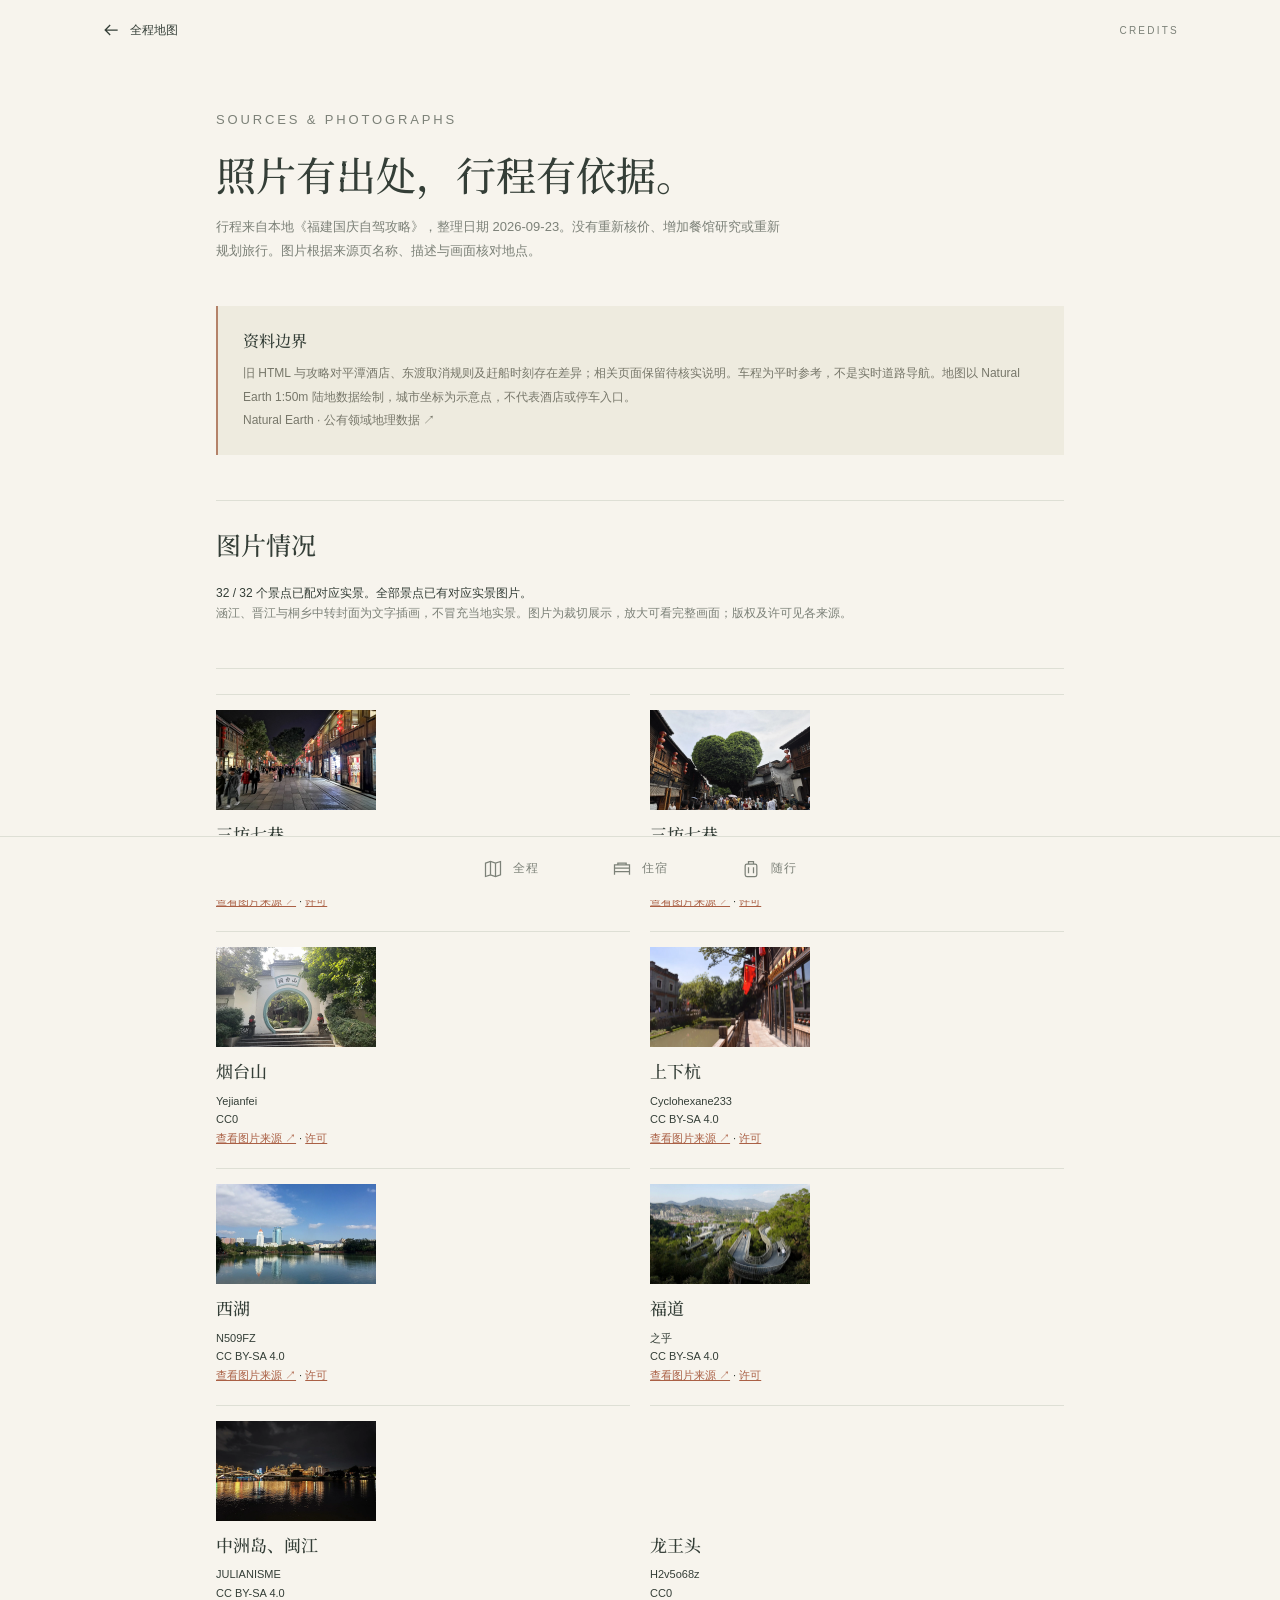
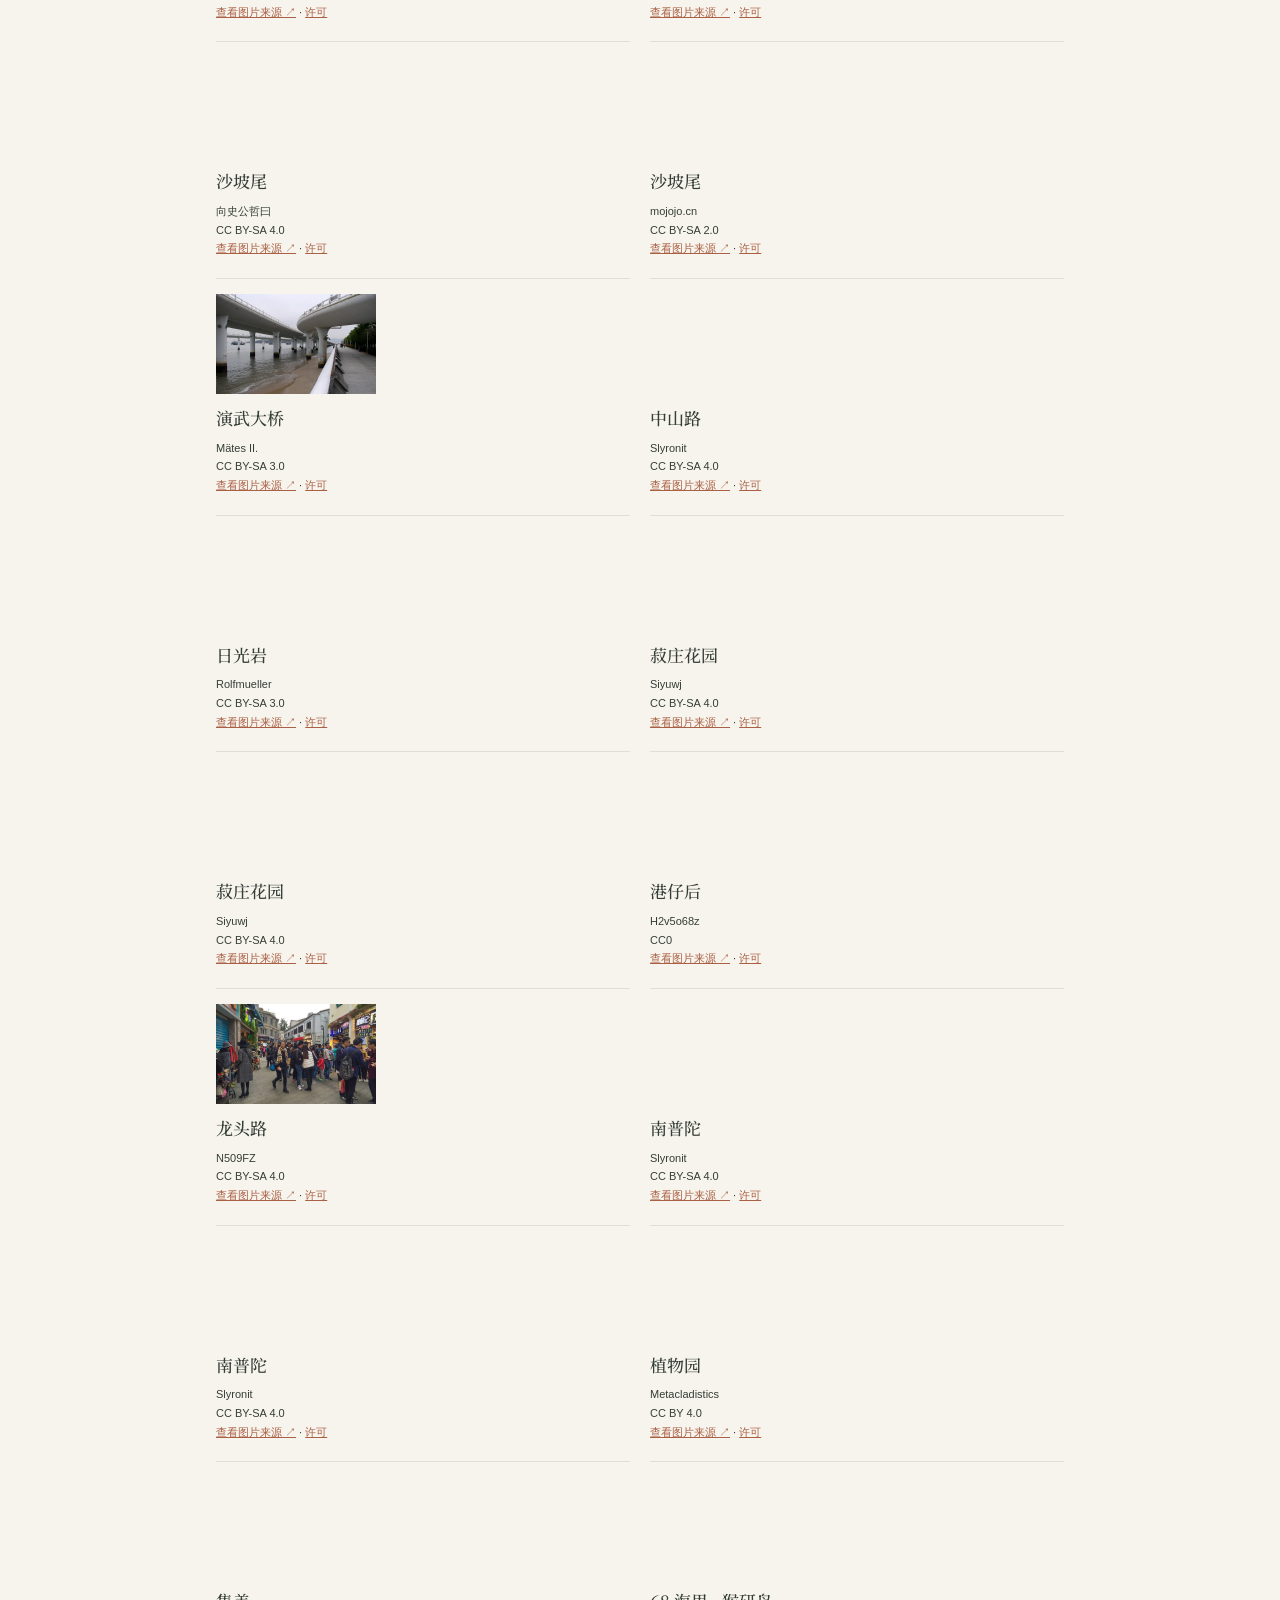
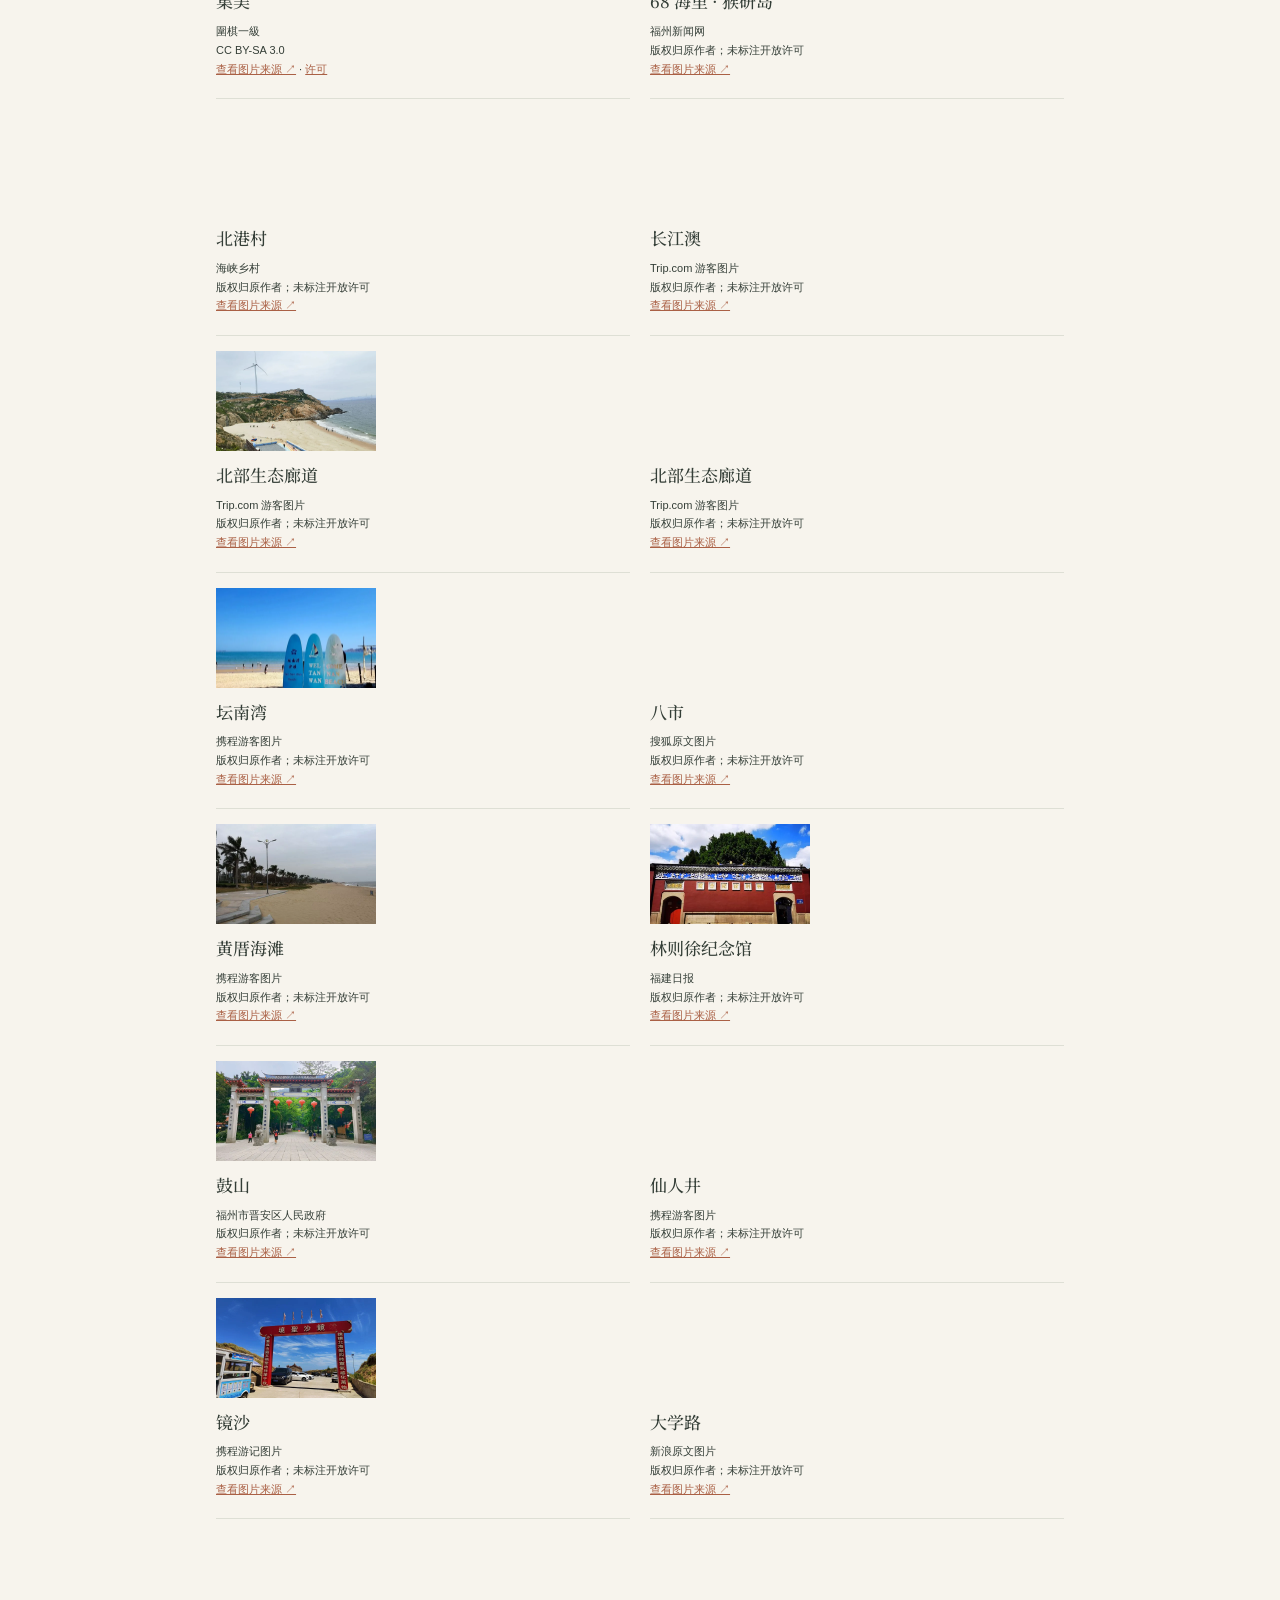
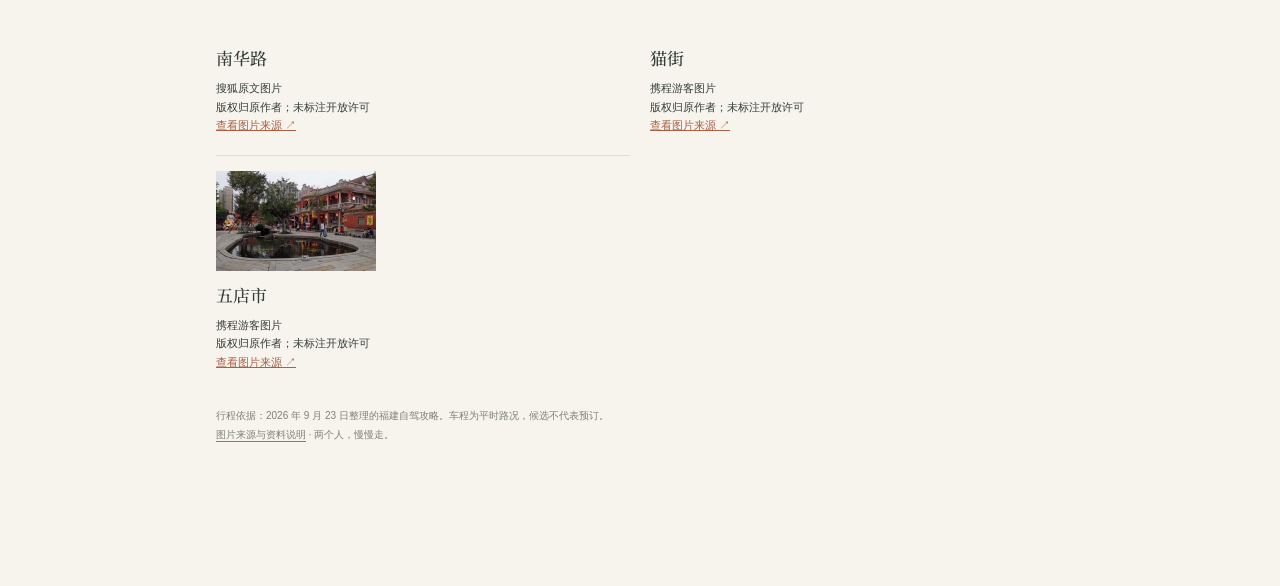
<file: credits.html>
<!doctype html>
<html lang="zh-CN">
  <head>
    <meta charset="utf-8" />
    <meta
      name="viewport"
      content="width=device-width,initial-scale=1,viewport-fit=cover"
    />
    <meta name="theme-color" content="#f7f4ed" />
    <meta name="color-scheme" content="light" />
    <meta name="robots" content="noindex,nofollow" />
    <meta
      name="description"
      content="两个人，一辆车，八天七晚。2026 国庆从桐乡往返福建，沿海慢行。"
    />
    <title>图片来源与资料说明</title>
    <link
      rel="icon"
      href="data:image/svg+xml,%3Csvg xmlns='http://www.w3.org/2000/svg' viewBox='0 0 32 32'%3E%3Crect width='32' height='32' rx='5' fill='%23f7f4ed'/%3E%3Ctext x='5' y='25' fill='%23aa6045' font-size='24'%3E行%3C/text%3E%3C/svg%3E"
    />
    <link rel="stylesheet" href="./assets/style.css" />
  </head>
  <body data-page="credits">
    <a class="skip" href="#main">跳到正文</a>
    <div id="app"><p style="padding: 24px">沿海慢行，正在打开旅程……</p></div>
    <noscript
      ><p>
        此互动指南需要 JavaScript。请启用后刷新，以浏览地图与行程。
      </p></noscript
    >
    <script type="module" src="./assets/app.js"></script>
  </body>
</html>
</file>
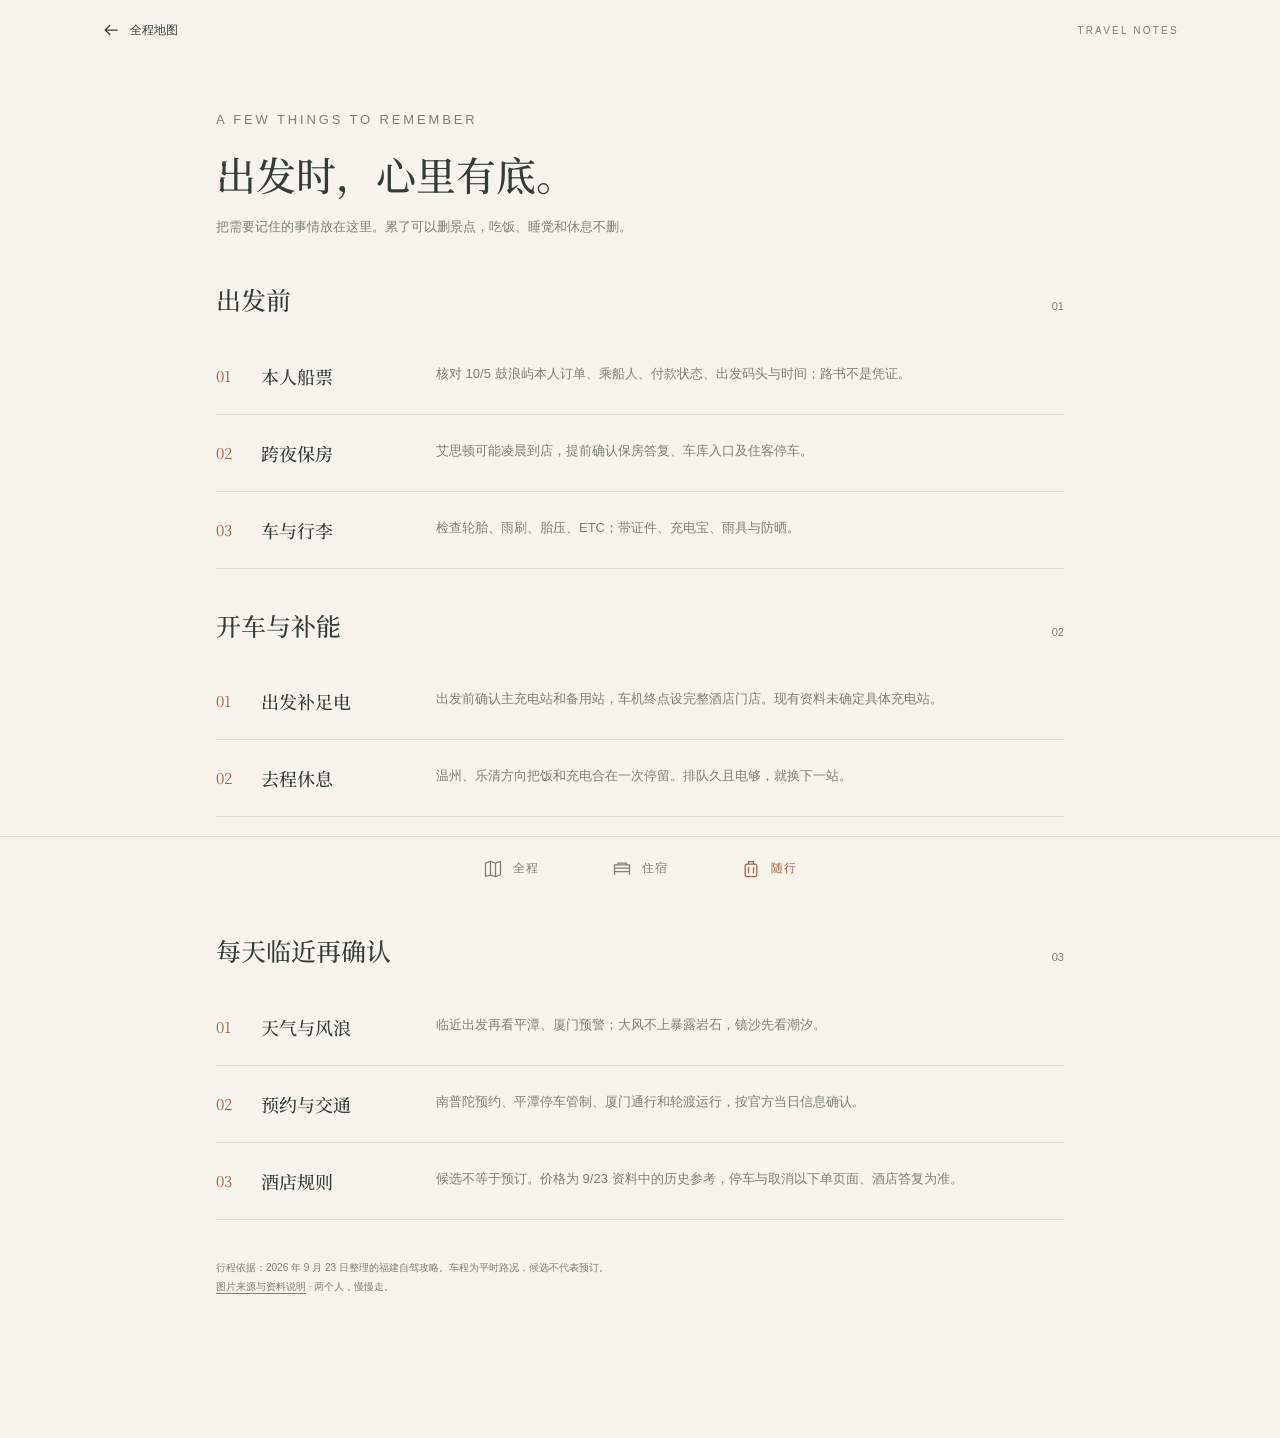
<file: essentials.html>
<!doctype html>
<html lang="zh-CN">
  <head>
    <meta charset="utf-8" />
    <meta
      name="viewport"
      content="width=device-width,initial-scale=1,viewport-fit=cover"
    />
    <meta name="theme-color" content="#f7f4ed" />
    <meta name="color-scheme" content="light" />
    <meta name="robots" content="noindex,nofollow" />
    <meta
      name="description"
      content="两个人，一辆车，八天七晚。2026 国庆从桐乡往返福建，沿海慢行。"
    />
    <title>随行 · 福建旅行指南</title>
    <link
      rel="icon"
      href="data:image/svg+xml,%3Csvg xmlns='http://www.w3.org/2000/svg' viewBox='0 0 32 32'%3E%3Crect width='32' height='32' rx='5' fill='%23f7f4ed'/%3E%3Ctext x='5' y='25' fill='%23aa6045' font-size='24'%3E行%3C/text%3E%3C/svg%3E"
    />
    <link rel="stylesheet" href="./assets/style.css" />
  </head>
  <body data-page="essentials">
    <a class="skip" href="#main">跳到正文</a>
    <div id="app"><p style="padding: 24px">沿海慢行，正在打开旅程……</p></div>
    <noscript
      ><p>
        此互动指南需要 JavaScript。请启用后刷新，以浏览地图与行程。
      </p></noscript
    >
    <script type="module" src="./assets/app.js"></script>
  </body>
</html>
</file>
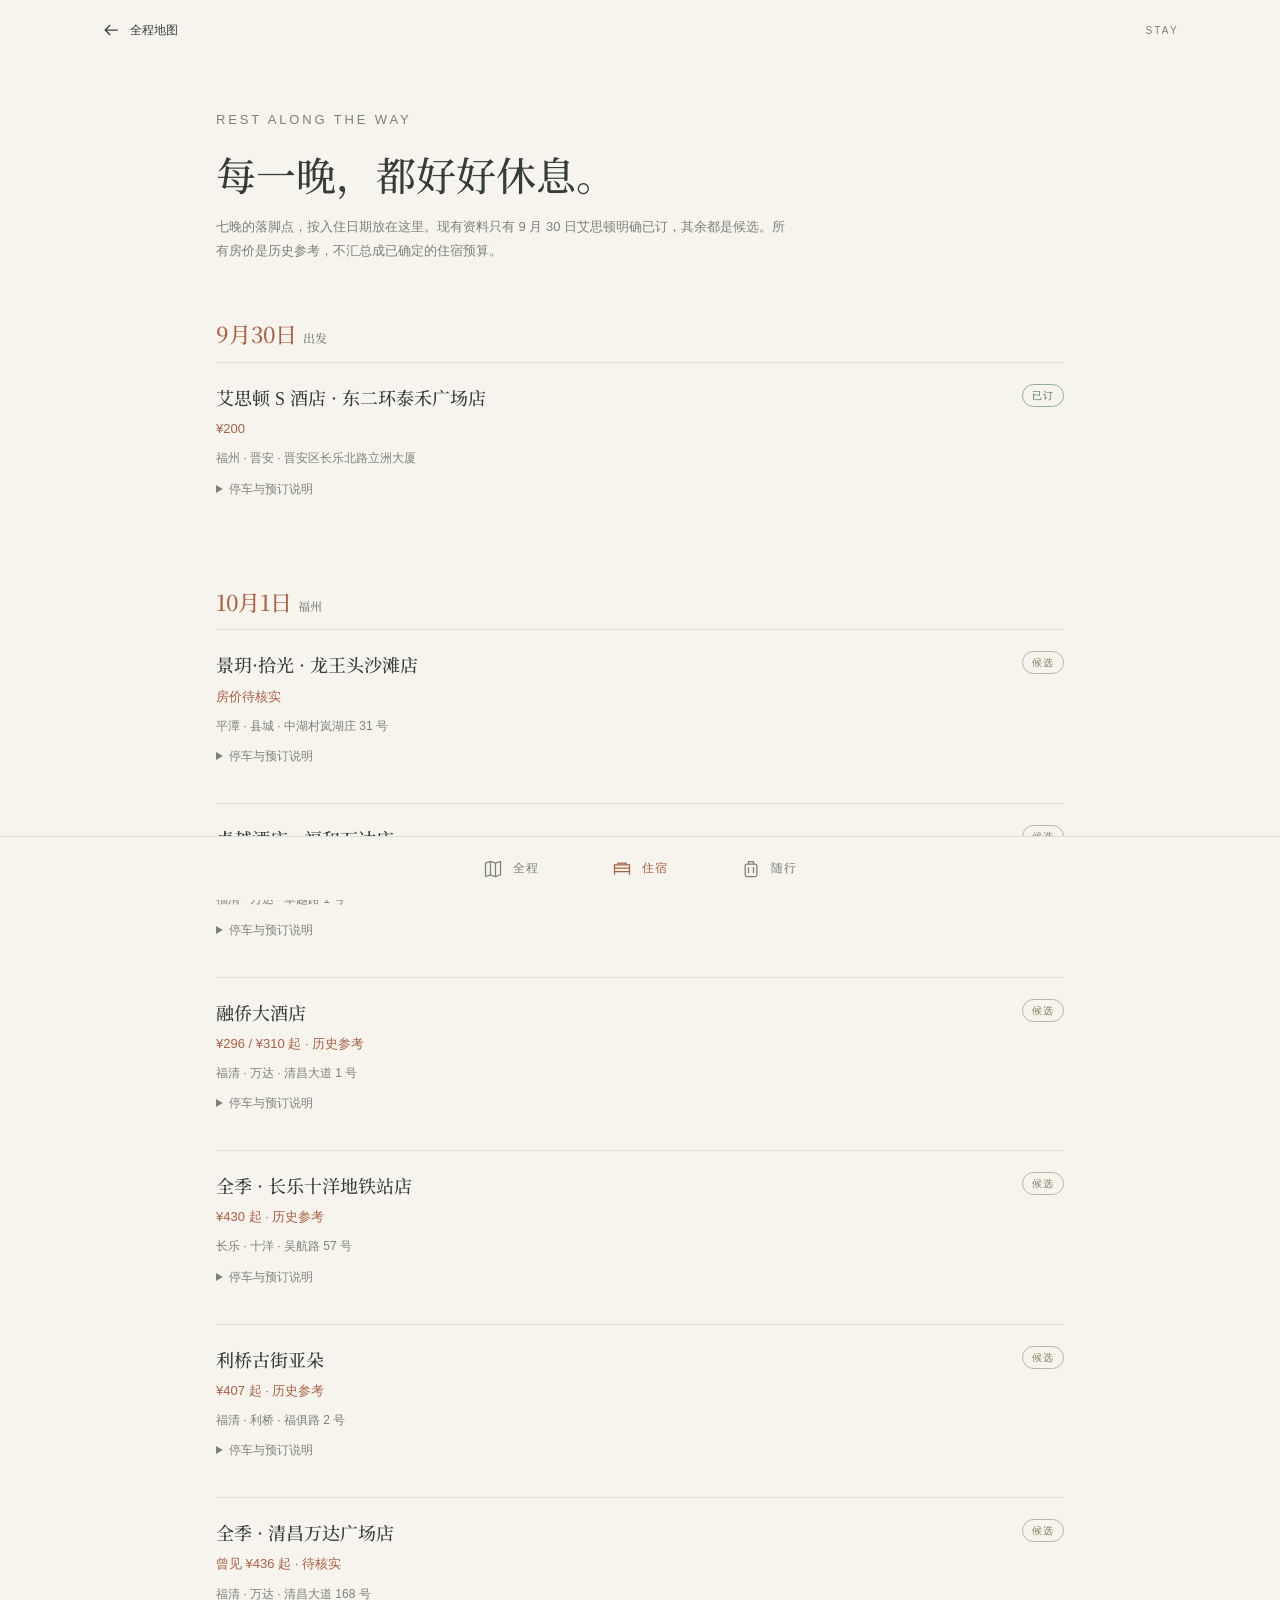
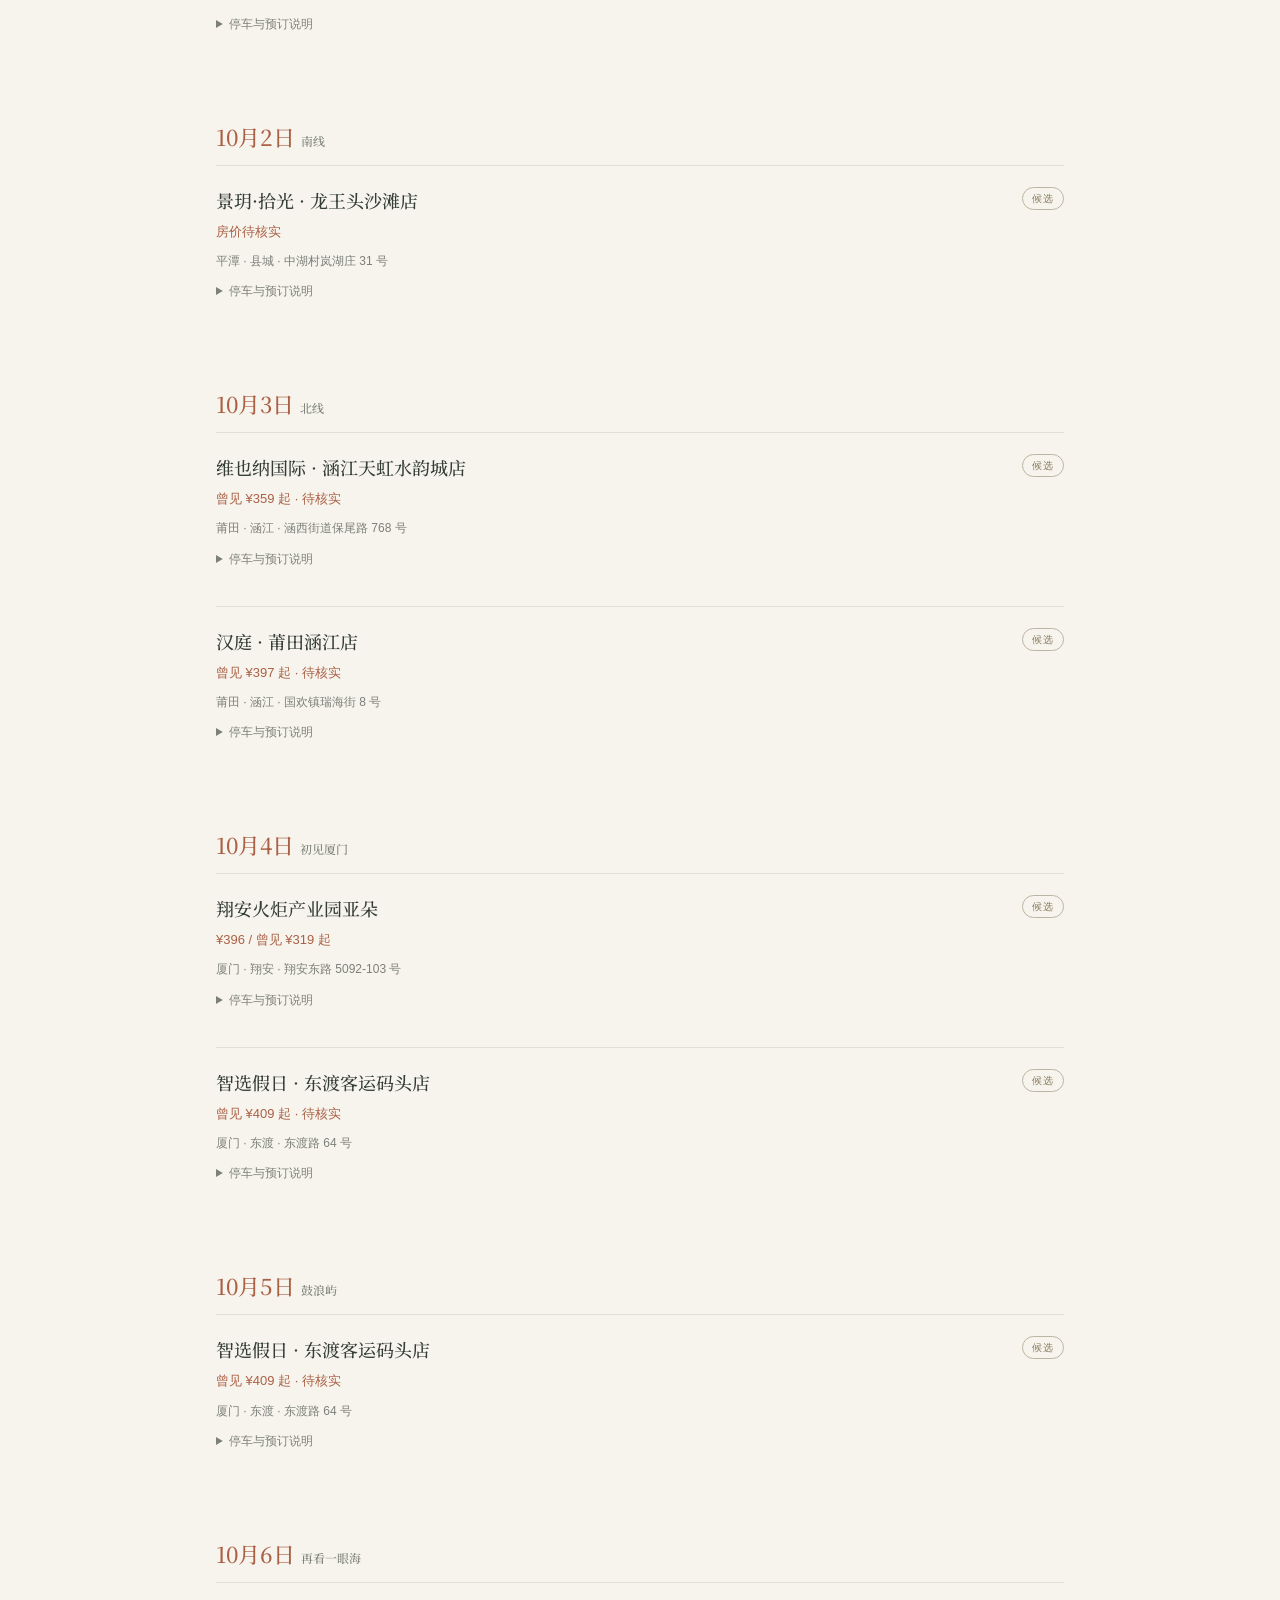
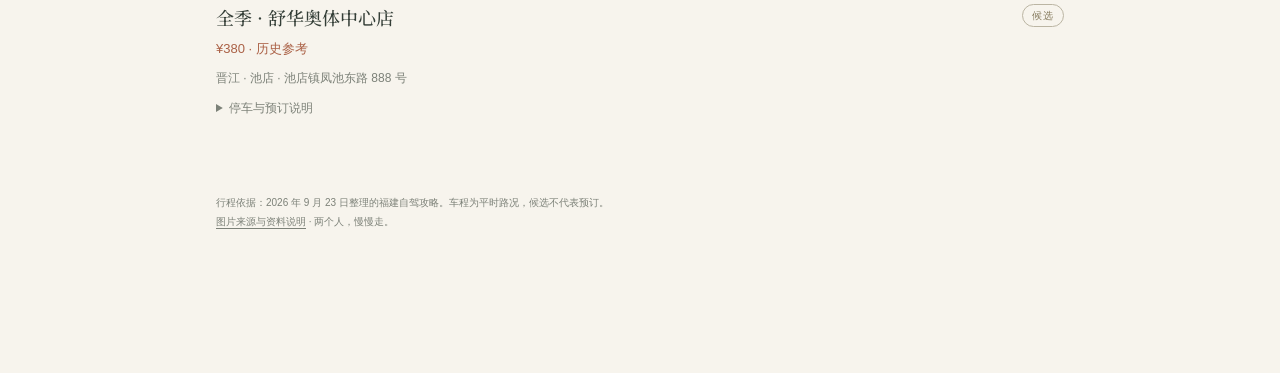
<file: stays.html>
<!doctype html>
<html lang="zh-CN">
  <head>
    <meta charset="utf-8" />
    <meta
      name="viewport"
      content="width=device-width,initial-scale=1,viewport-fit=cover"
    />
    <meta name="theme-color" content="#f7f4ed" />
    <meta name="color-scheme" content="light" />
    <meta name="robots" content="noindex,nofollow" />
    <meta
      name="description"
      content="两个人，一辆车，八天七晚。2026 国庆从桐乡往返福建，沿海慢行。"
    />
    <title>每一晚，都好好休息</title>
    <link
      rel="icon"
      href="data:image/svg+xml,%3Csvg xmlns='http://www.w3.org/2000/svg' viewBox='0 0 32 32'%3E%3Crect width='32' height='32' rx='5' fill='%23f7f4ed'/%3E%3Ctext x='5' y='25' fill='%23aa6045' font-size='24'%3E行%3C/text%3E%3C/svg%3E"
    />
    <link rel="stylesheet" href="./assets/style.css" />
  </head>
  <body data-page="stays">
    <a class="skip" href="#main">跳到正文</a>
    <div id="app"><p style="padding: 24px">沿海慢行，正在打开旅程……</p></div>
    <noscript
      ><p>
        此互动指南需要 JavaScript。请启用后刷新，以浏览地图与行程。
      </p></noscript
    >
    <script type="module" src="./assets/app.js"></script>
  </body>
</html>
</file>
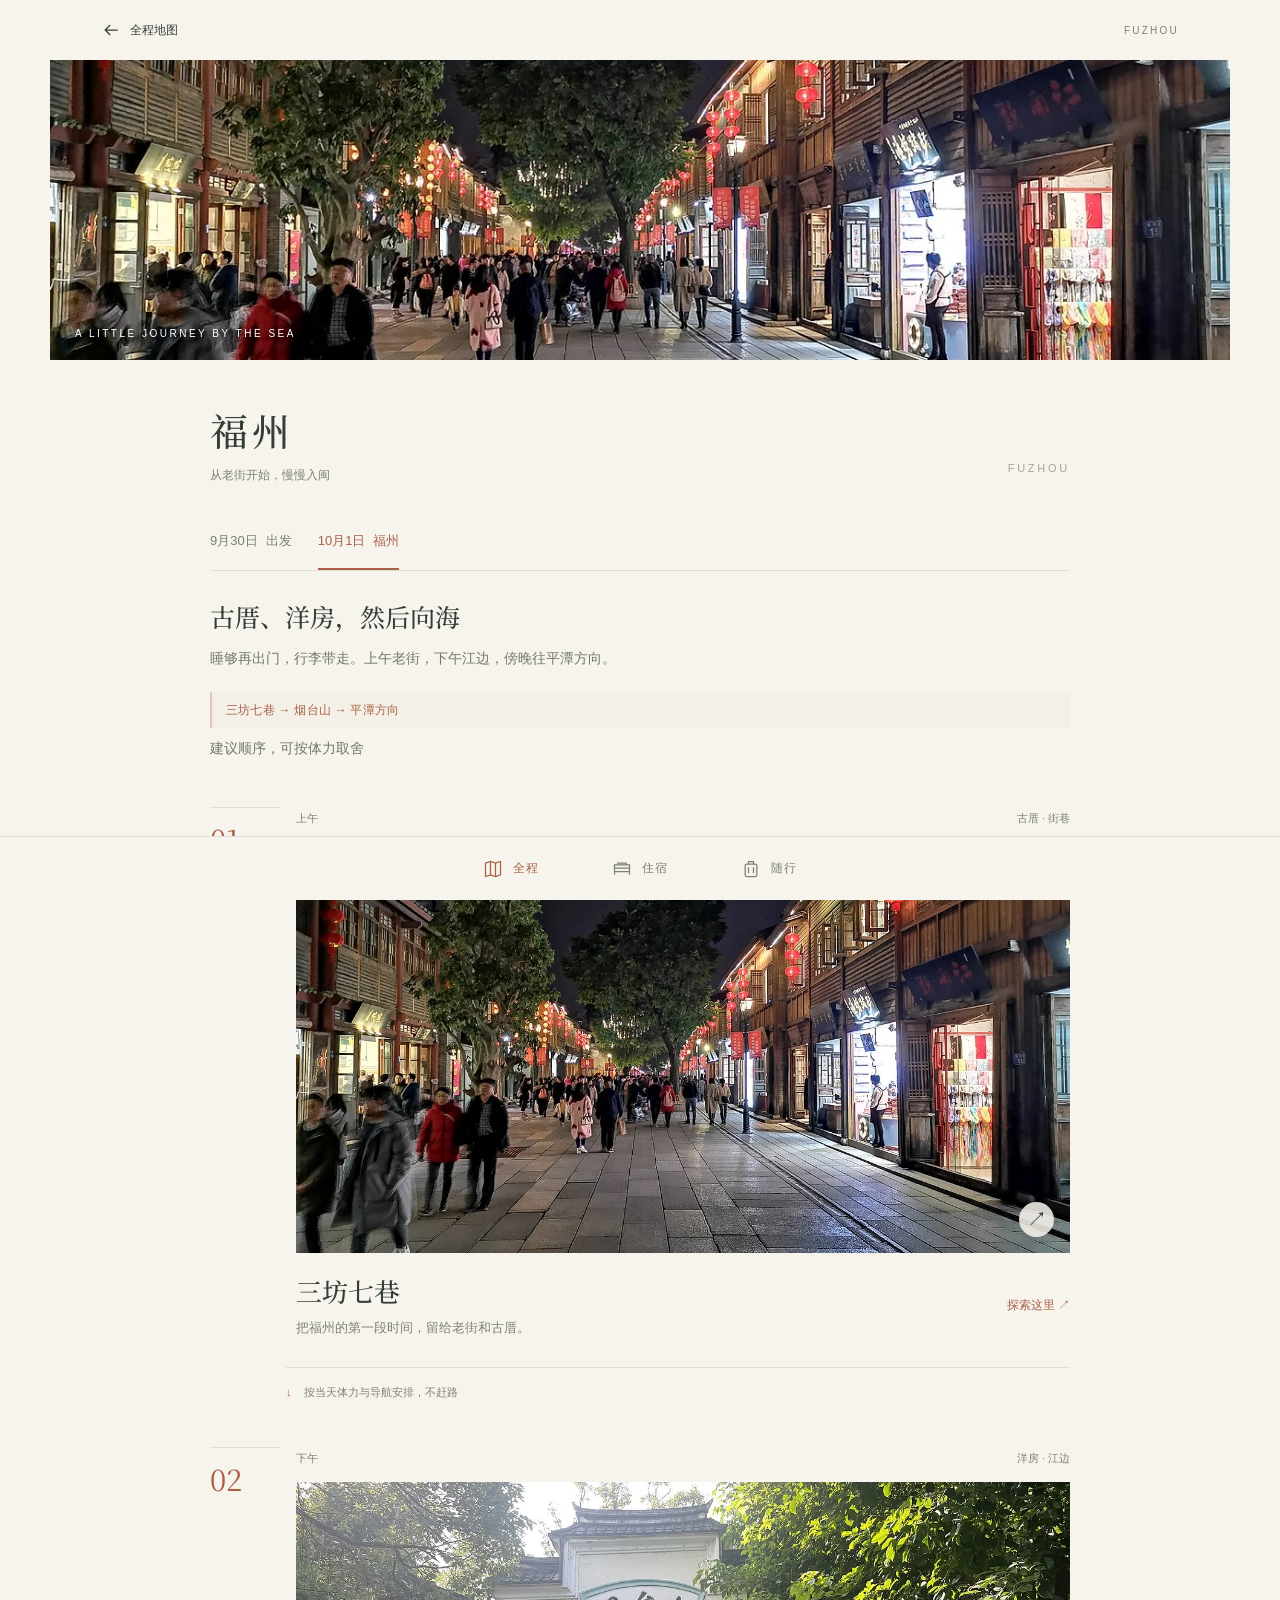
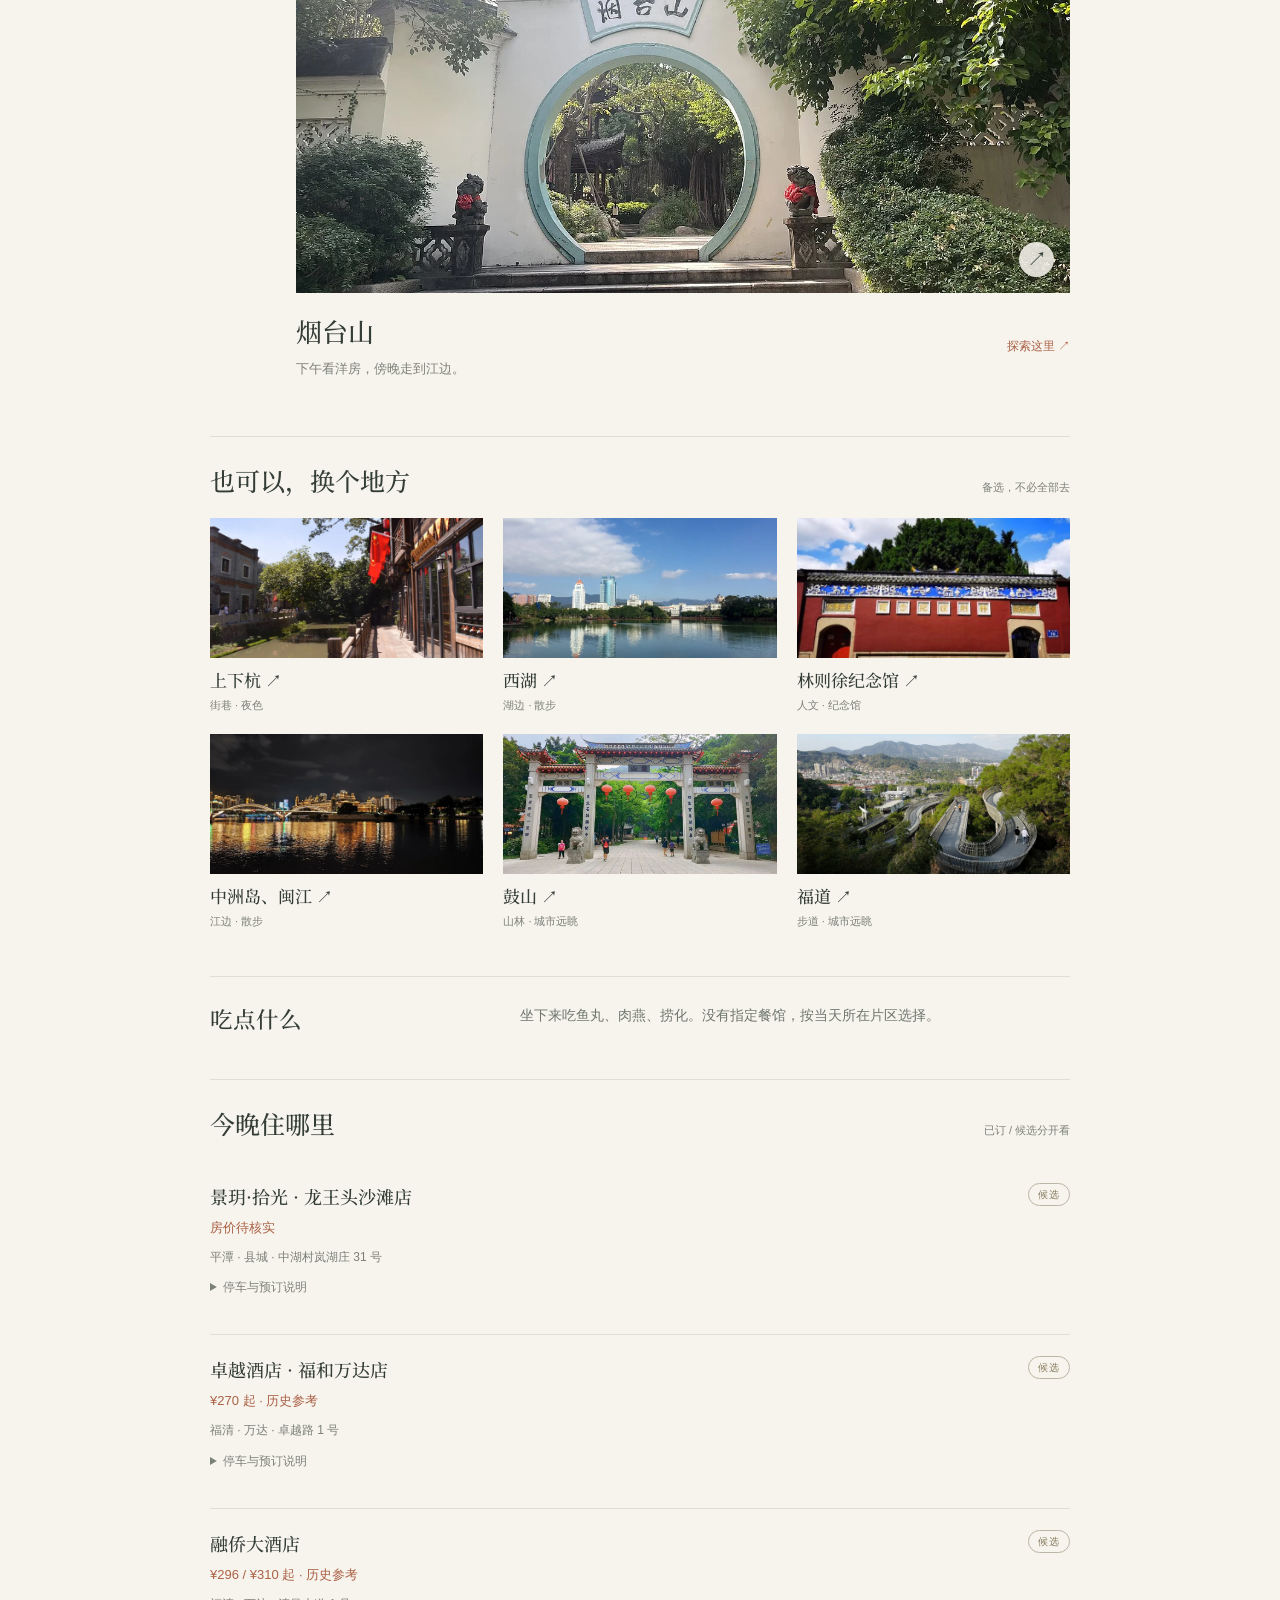
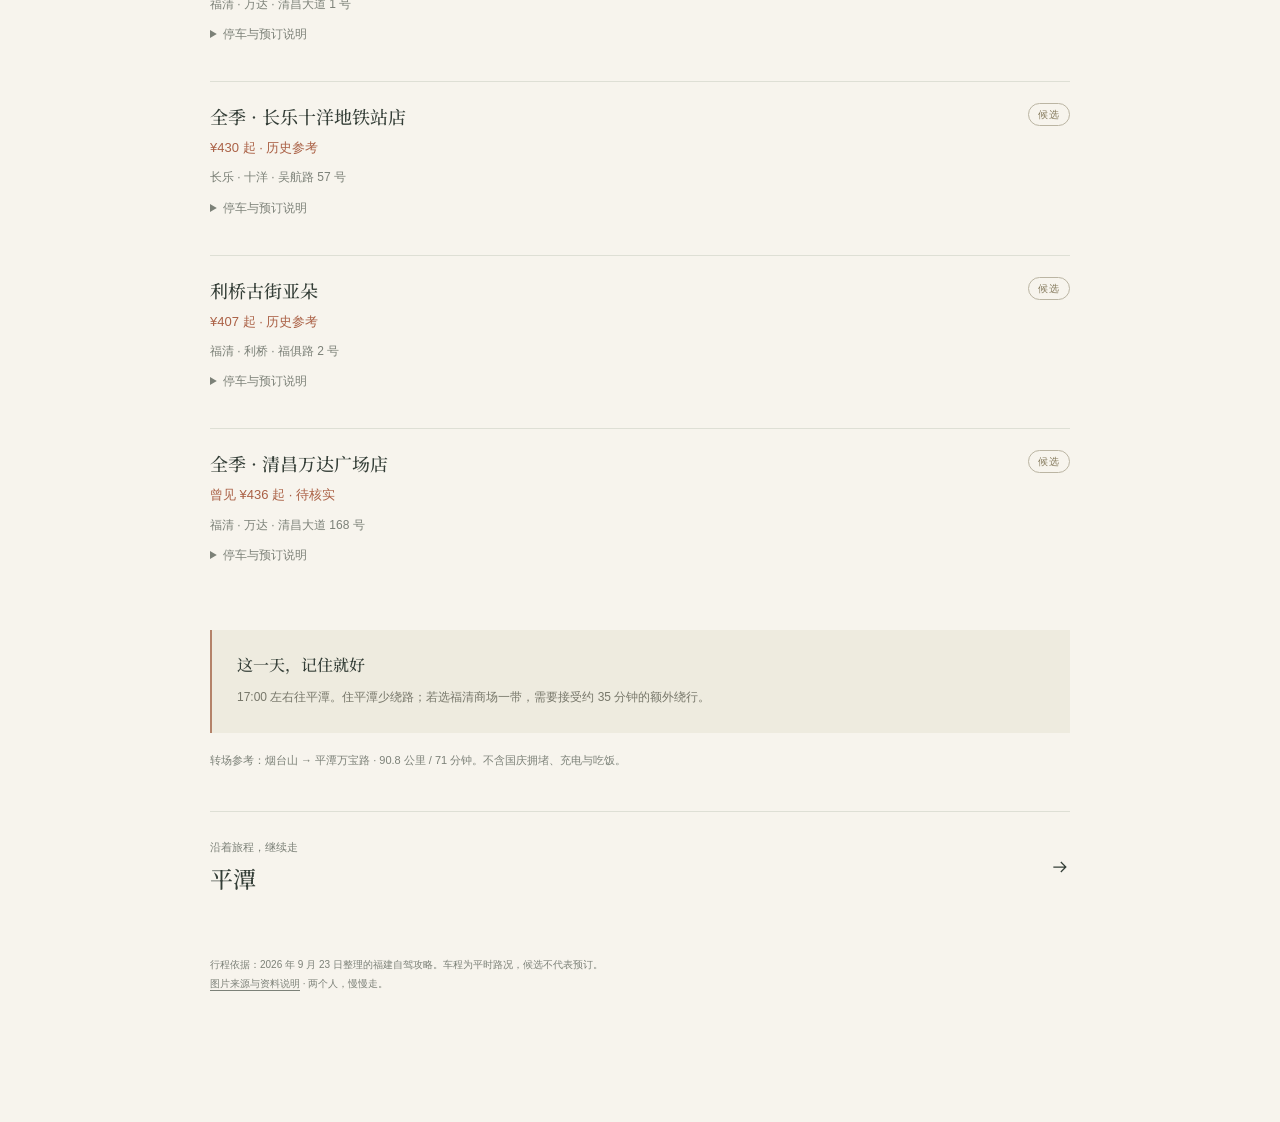
<file: cities/fuzhou.html>
<!doctype html>
<html lang="zh-CN">
  <head>
    <meta charset="utf-8" />
    <meta
      name="viewport"
      content="width=device-width,initial-scale=1,viewport-fit=cover"
    />
    <meta name="theme-color" content="#f7f4ed" />
    <meta name="color-scheme" content="light" />
    <meta name="robots" content="noindex,nofollow" />
    <meta
      name="description"
      content="两个人，一辆车，八天七晚。2026 国庆从桐乡往返福建，沿海慢行。"
    />
    <title>福州 · 福建，沿海慢行</title>
    <link
      rel="icon"
      href="data:image/svg+xml,%3Csvg xmlns='http://www.w3.org/2000/svg' viewBox='0 0 32 32'%3E%3Crect width='32' height='32' rx='5' fill='%23f7f4ed'/%3E%3Ctext x='5' y='25' fill='%23aa6045' font-size='24'%3E行%3C/text%3E%3C/svg%3E"
    />
    <link rel="stylesheet" href="../assets/style.css" />
  </head>
  <body data-page="city" data-city="fuzhou">
    <a class="skip" href="#main">跳到正文</a>
    <div id="app"><p style="padding: 24px">沿海慢行，正在打开旅程……</p></div>
    <noscript
      ><p>
        此互动指南需要 JavaScript。请启用后刷新，以浏览地图与行程。
      </p></noscript
    >
    <script type="module" src="../assets/app.js"></script>
  </body>
</html>
</file>
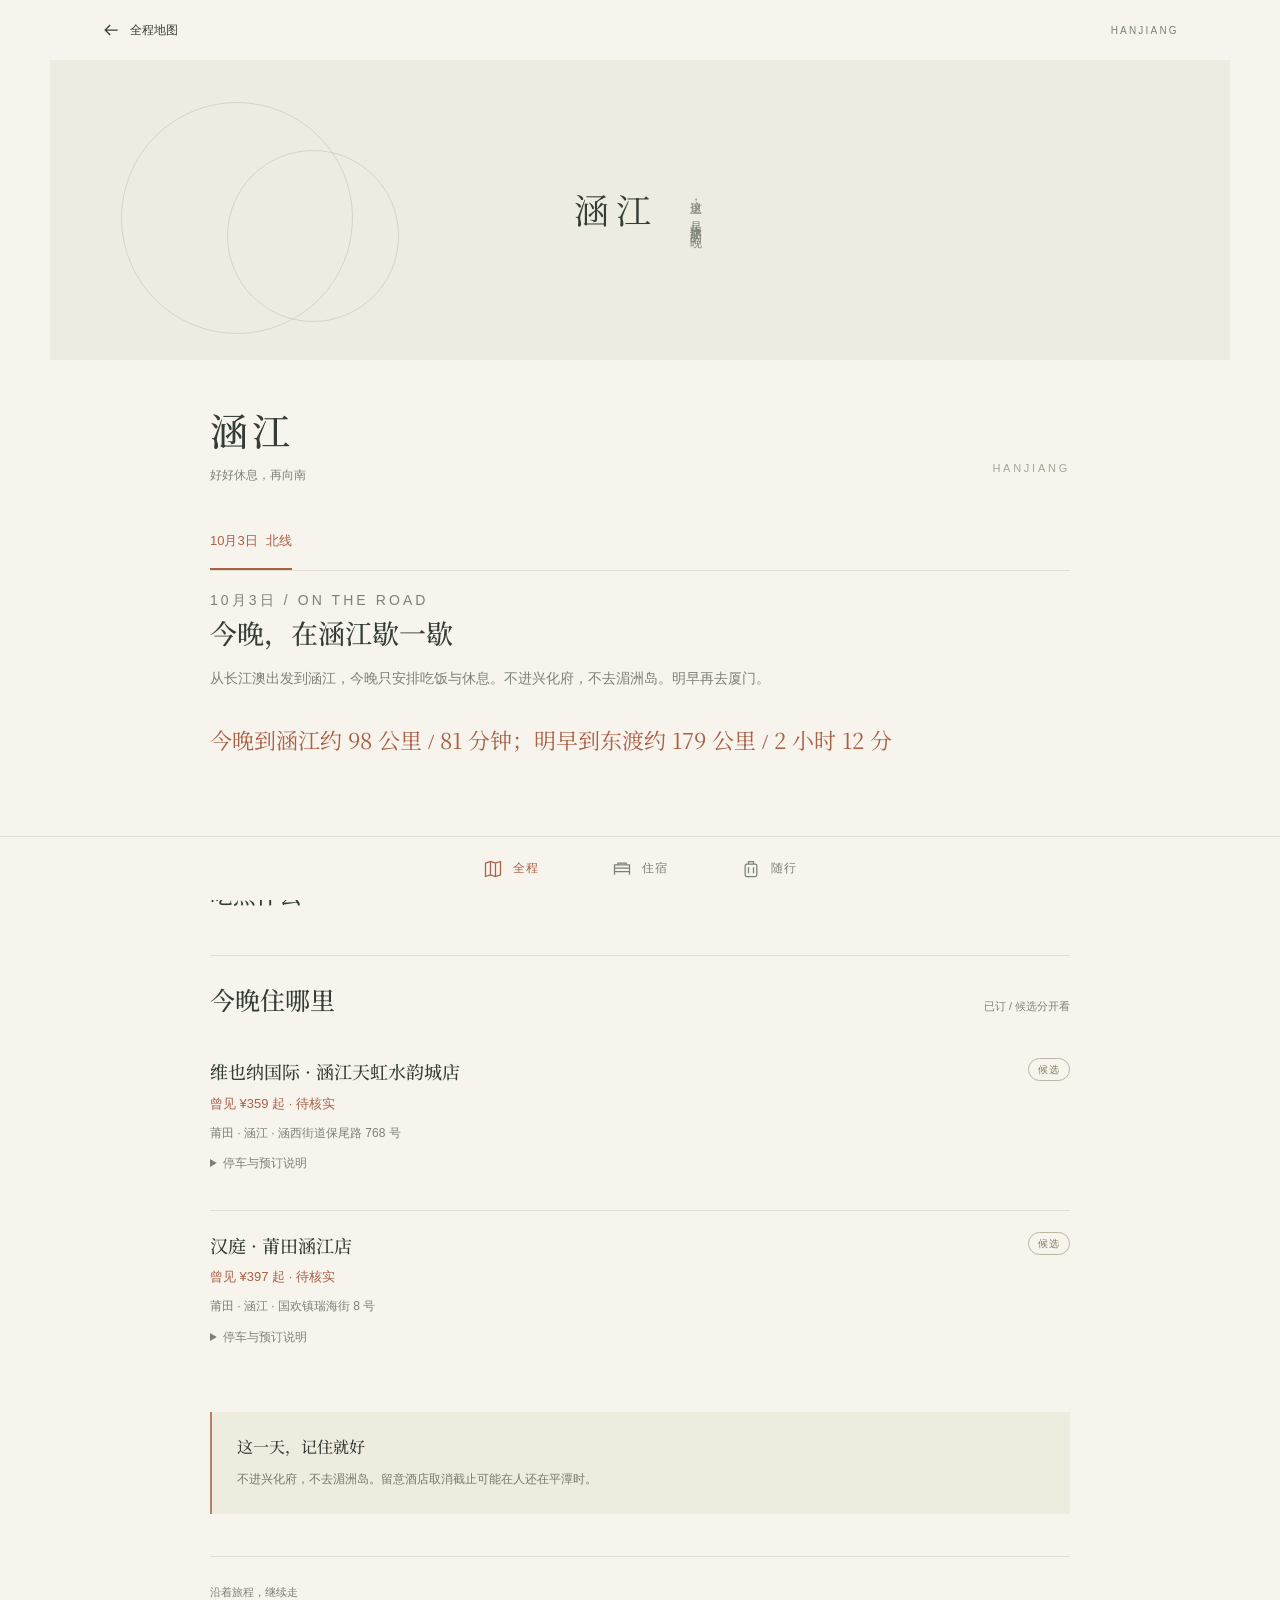
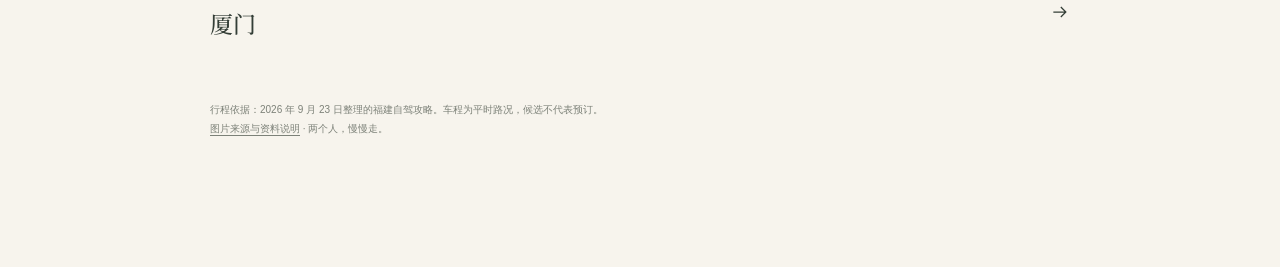
<file: cities/hanjiang.html>
<!doctype html>
<html lang="zh-CN">
  <head>
    <meta charset="utf-8" />
    <meta
      name="viewport"
      content="width=device-width,initial-scale=1,viewport-fit=cover"
    />
    <meta name="theme-color" content="#f7f4ed" />
    <meta name="color-scheme" content="light" />
    <meta name="robots" content="noindex,nofollow" />
    <meta
      name="description"
      content="两个人，一辆车，八天七晚。2026 国庆从桐乡往返福建，沿海慢行。"
    />
    <title>涵江 · 福建，沿海慢行</title>
    <link
      rel="icon"
      href="data:image/svg+xml,%3Csvg xmlns='http://www.w3.org/2000/svg' viewBox='0 0 32 32'%3E%3Crect width='32' height='32' rx='5' fill='%23f7f4ed'/%3E%3Ctext x='5' y='25' fill='%23aa6045' font-size='24'%3E行%3C/text%3E%3C/svg%3E"
    />
    <link rel="stylesheet" href="../assets/style.css" />
  </head>
  <body data-page="city" data-city="hanjiang">
    <a class="skip" href="#main">跳到正文</a>
    <div id="app"><p style="padding: 24px">沿海慢行，正在打开旅程……</p></div>
    <noscript
      ><p>
        此互动指南需要 JavaScript。请启用后刷新，以浏览地图与行程。
      </p></noscript
    >
    <script type="module" src="../assets/app.js"></script>
  </body>
</html>
</file>
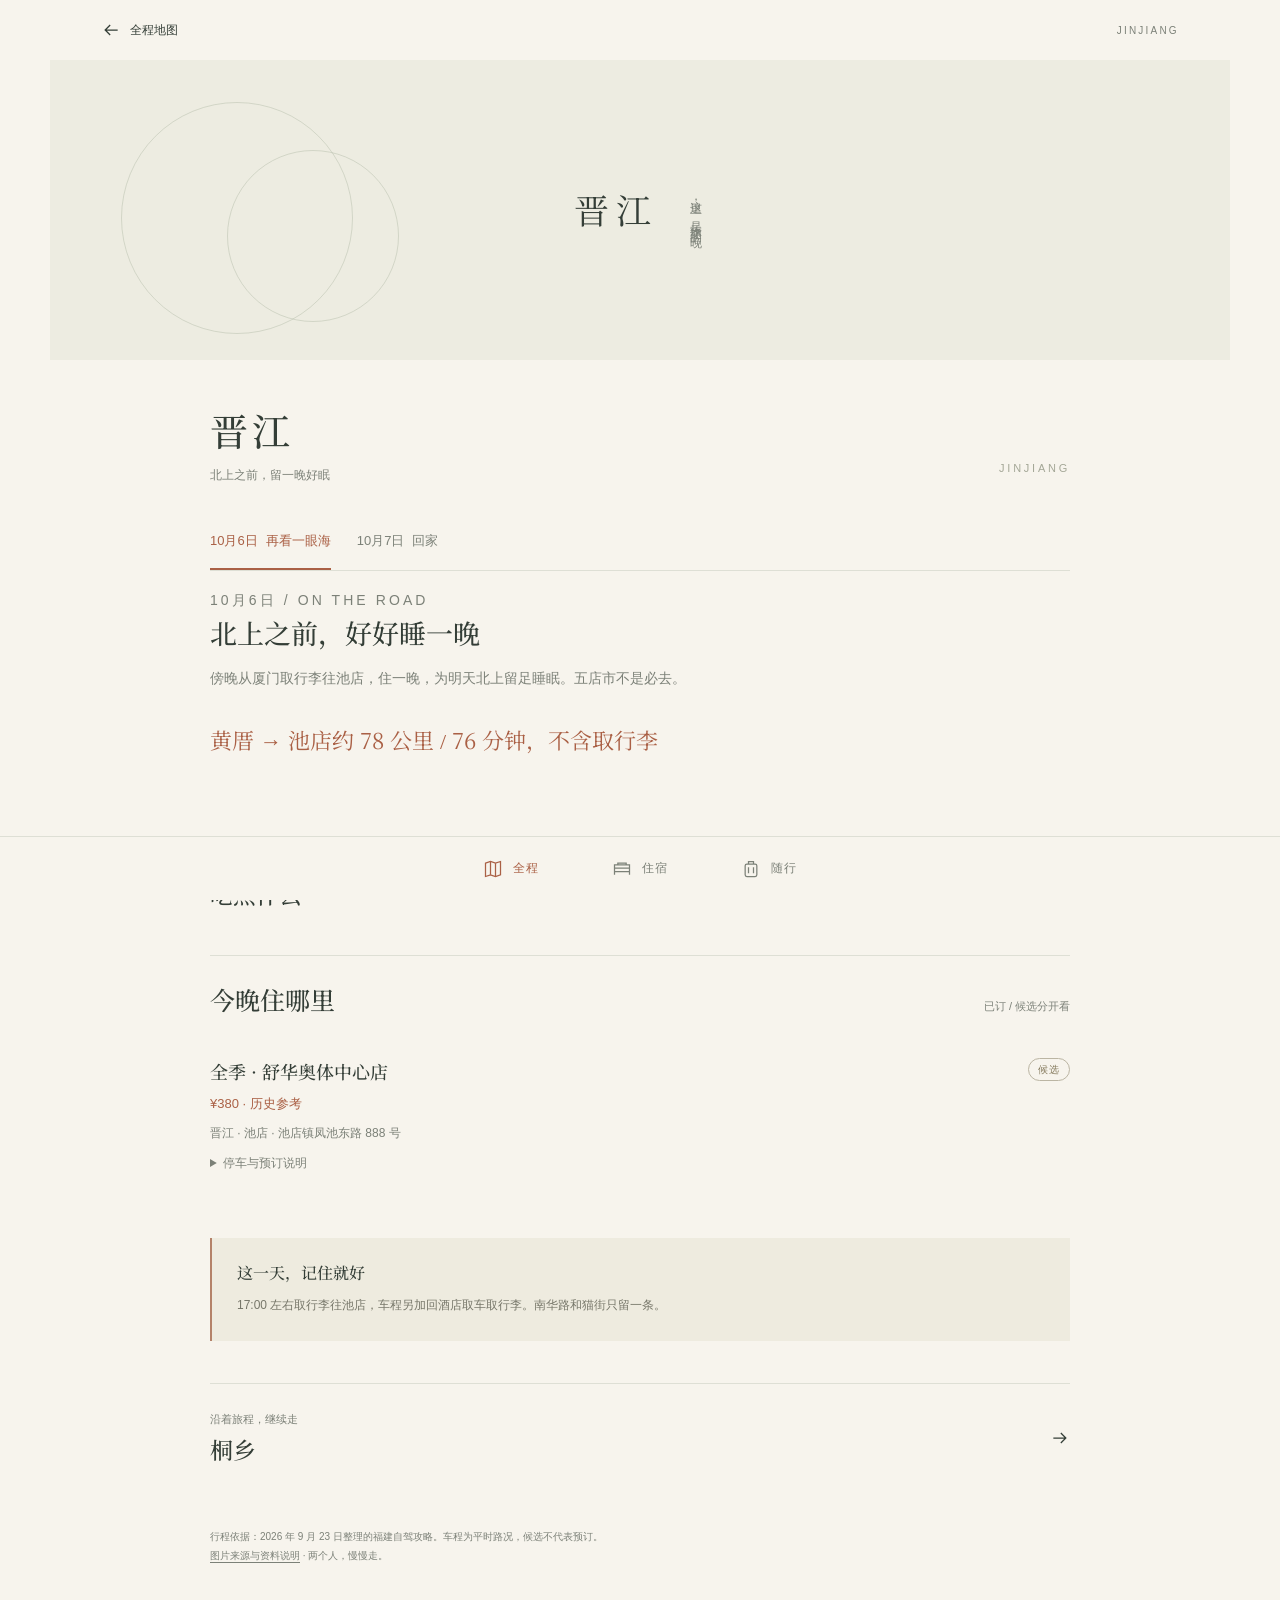
<file: cities/jinjiang.html>
<!doctype html>
<html lang="zh-CN">
  <head>
    <meta charset="utf-8" />
    <meta
      name="viewport"
      content="width=device-width,initial-scale=1,viewport-fit=cover"
    />
    <meta name="theme-color" content="#f7f4ed" />
    <meta name="color-scheme" content="light" />
    <meta name="robots" content="noindex,nofollow" />
    <meta
      name="description"
      content="两个人，一辆车，八天七晚。2026 国庆从桐乡往返福建，沿海慢行。"
    />
    <title>晋江 · 福建，沿海慢行</title>
    <link
      rel="icon"
      href="data:image/svg+xml,%3Csvg xmlns='http://www.w3.org/2000/svg' viewBox='0 0 32 32'%3E%3Crect width='32' height='32' rx='5' fill='%23f7f4ed'/%3E%3Ctext x='5' y='25' fill='%23aa6045' font-size='24'%3E行%3C/text%3E%3C/svg%3E"
    />
    <link rel="stylesheet" href="../assets/style.css" />
  </head>
  <body data-page="city" data-city="jinjiang">
    <a class="skip" href="#main">跳到正文</a>
    <div id="app"><p style="padding: 24px">沿海慢行，正在打开旅程……</p></div>
    <noscript
      ><p>
        此互动指南需要 JavaScript。请启用后刷新，以浏览地图与行程。
      </p></noscript
    >
    <script type="module" src="../assets/app.js"></script>
  </body>
</html>
</file>
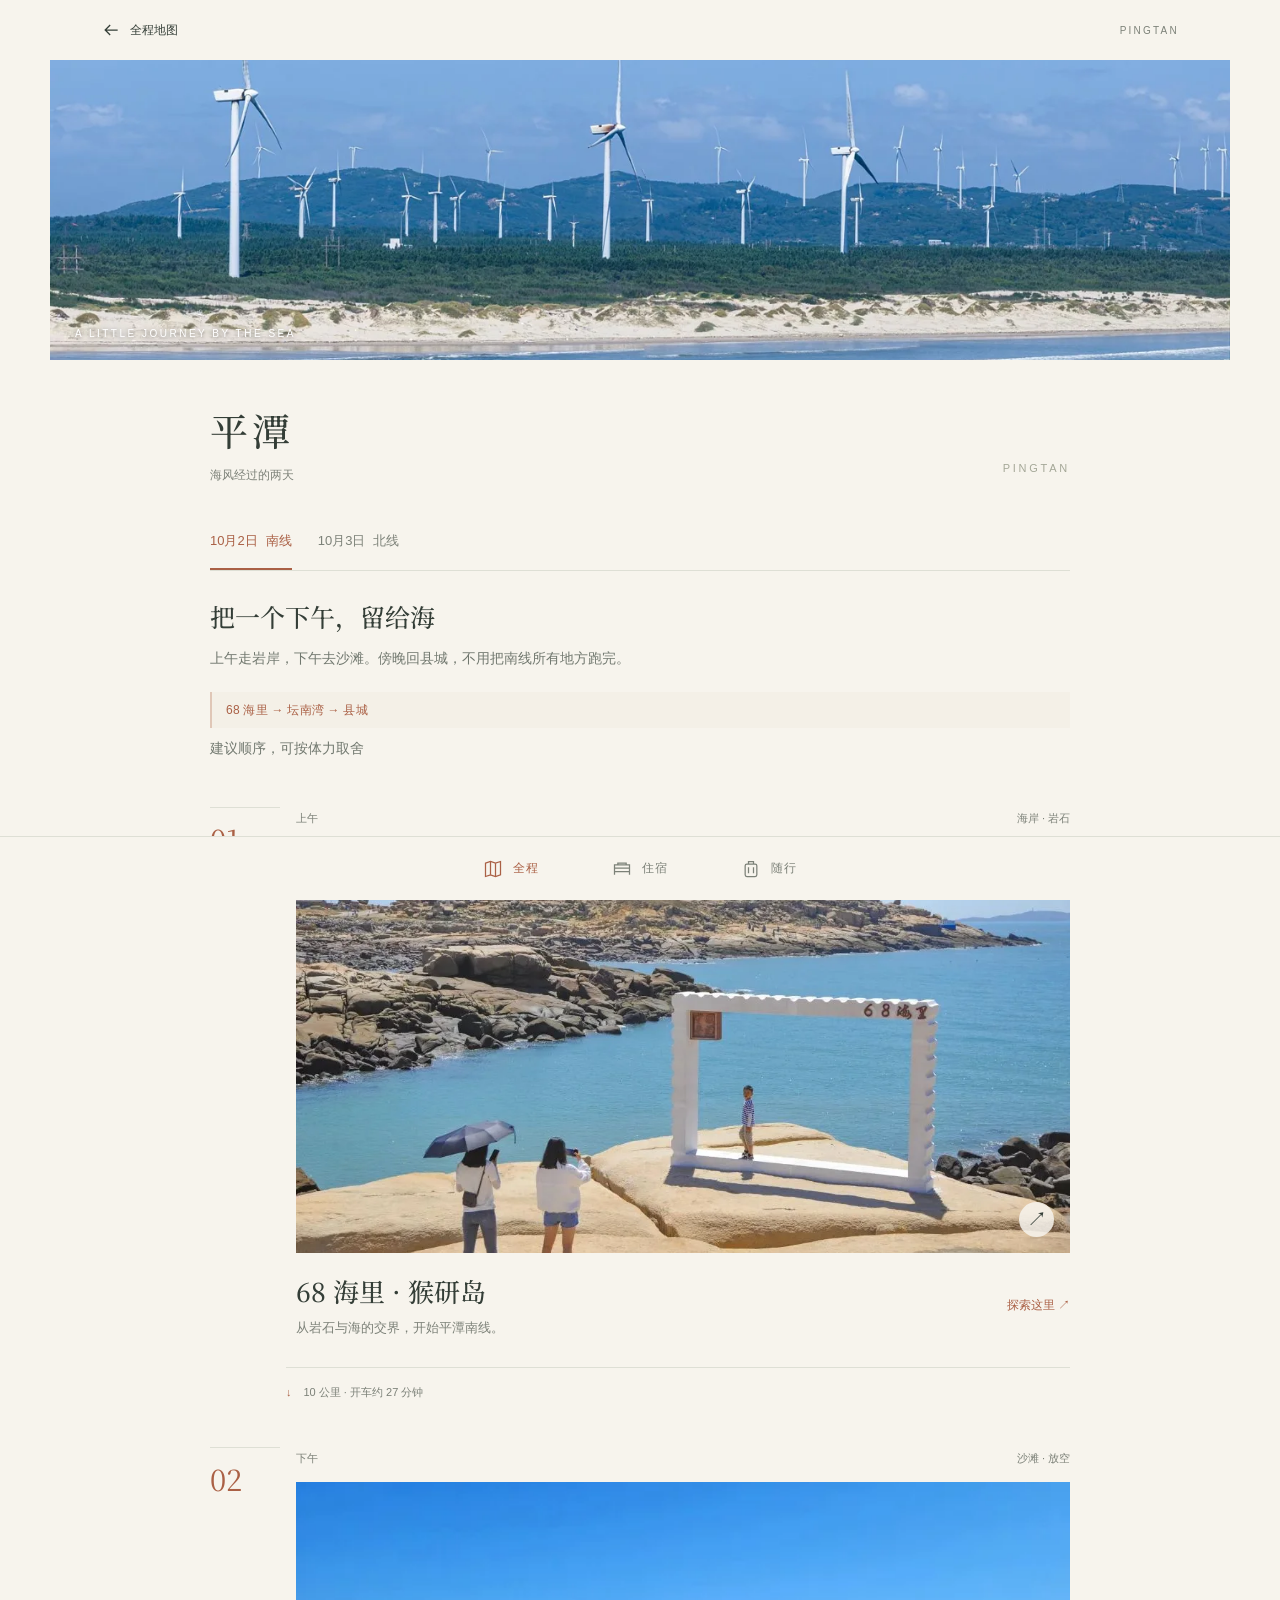
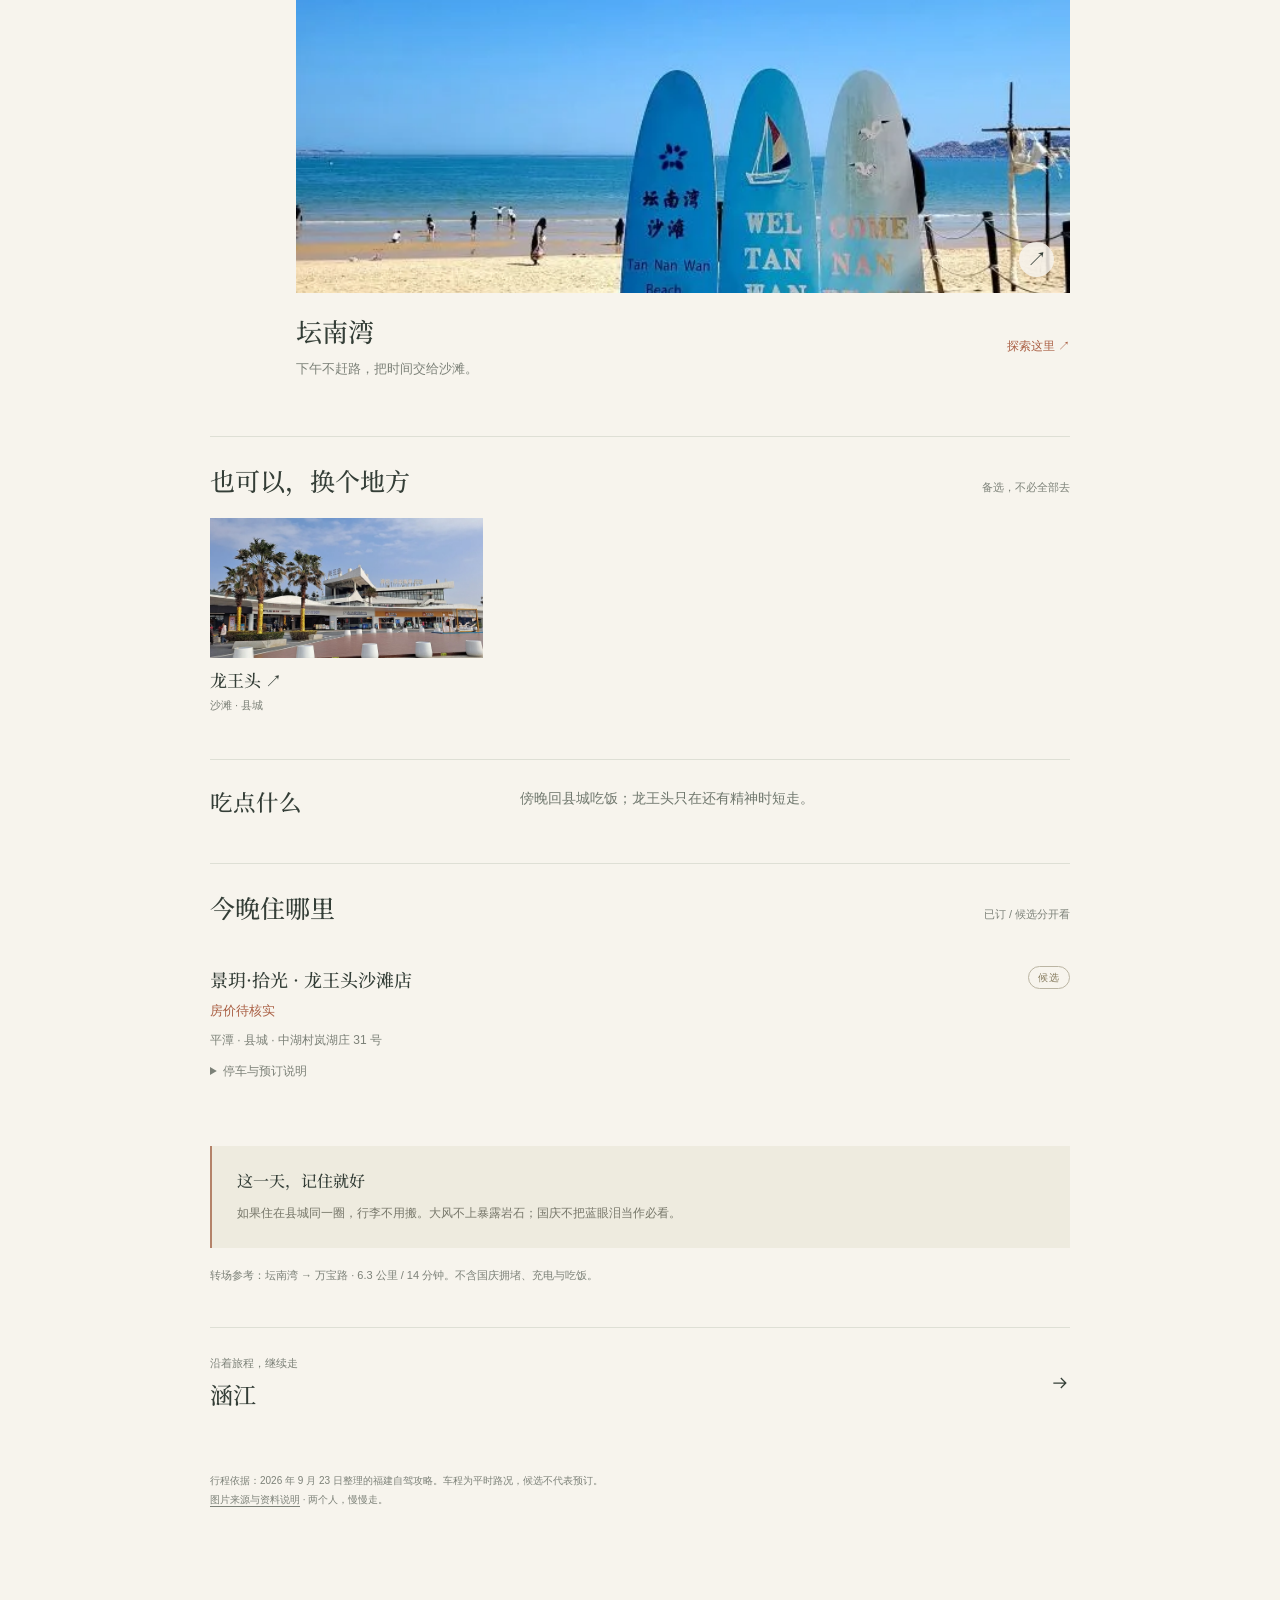
<file: cities/pingtan.html>
<!doctype html>
<html lang="zh-CN">
  <head>
    <meta charset="utf-8" />
    <meta
      name="viewport"
      content="width=device-width,initial-scale=1,viewport-fit=cover"
    />
    <meta name="theme-color" content="#f7f4ed" />
    <meta name="color-scheme" content="light" />
    <meta name="robots" content="noindex,nofollow" />
    <meta
      name="description"
      content="两个人，一辆车，八天七晚。2026 国庆从桐乡往返福建，沿海慢行。"
    />
    <title>平潭 · 福建，沿海慢行</title>
    <link
      rel="icon"
      href="data:image/svg+xml,%3Csvg xmlns='http://www.w3.org/2000/svg' viewBox='0 0 32 32'%3E%3Crect width='32' height='32' rx='5' fill='%23f7f4ed'/%3E%3Ctext x='5' y='25' fill='%23aa6045' font-size='24'%3E行%3C/text%3E%3C/svg%3E"
    />
    <link rel="stylesheet" href="../assets/style.css" />
  </head>
  <body data-page="city" data-city="pingtan">
    <a class="skip" href="#main">跳到正文</a>
    <div id="app"><p style="padding: 24px">沿海慢行，正在打开旅程……</p></div>
    <noscript
      ><p>
        此互动指南需要 JavaScript。请启用后刷新，以浏览地图与行程。
      </p></noscript
    >
    <script type="module" src="../assets/app.js"></script>
  </body>
</html>
</file>
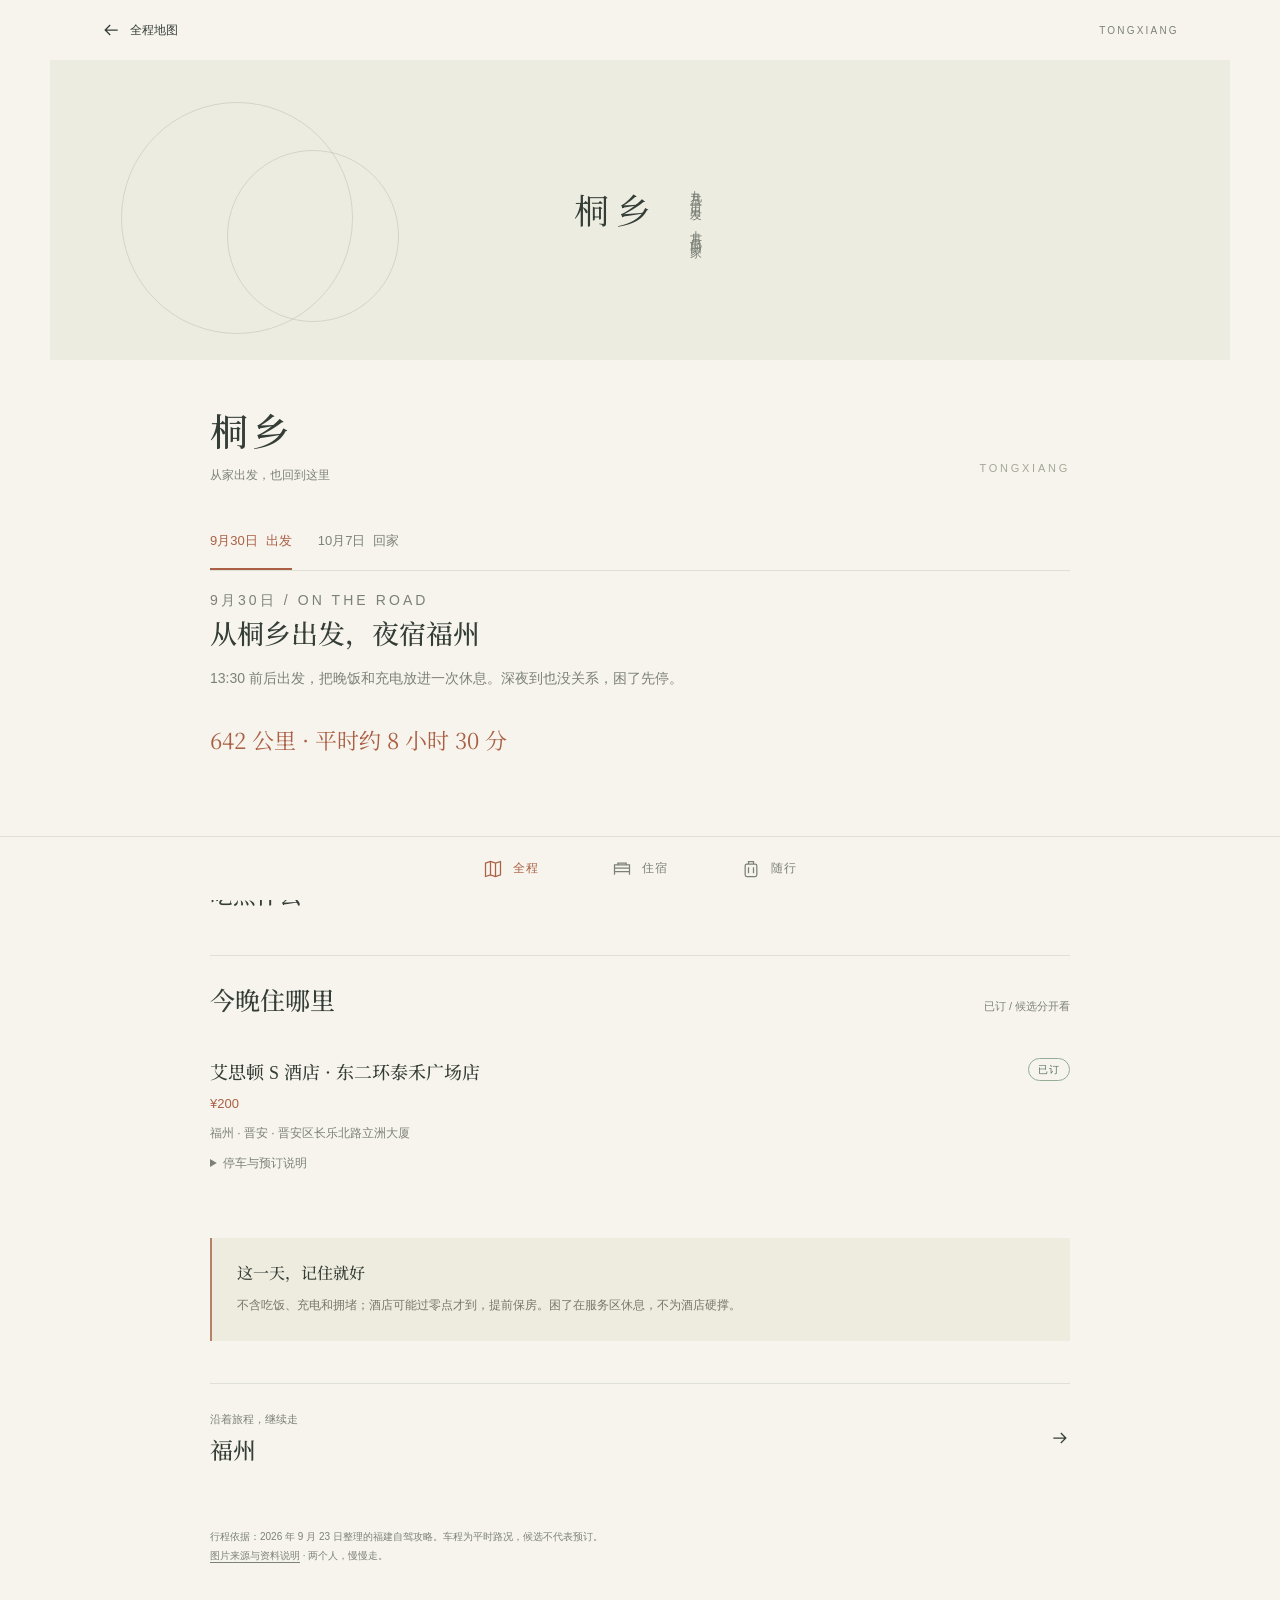
<file: cities/tongxiang.html>
<!doctype html>
<html lang="zh-CN">
  <head>
    <meta charset="utf-8" />
    <meta
      name="viewport"
      content="width=device-width,initial-scale=1,viewport-fit=cover"
    />
    <meta name="theme-color" content="#f7f4ed" />
    <meta name="color-scheme" content="light" />
    <meta name="robots" content="noindex,nofollow" />
    <meta
      name="description"
      content="两个人，一辆车，八天七晚。2026 国庆从桐乡往返福建，沿海慢行。"
    />
    <title>桐乡 · 福建，沿海慢行</title>
    <link
      rel="icon"
      href="data:image/svg+xml,%3Csvg xmlns='http://www.w3.org/2000/svg' viewBox='0 0 32 32'%3E%3Crect width='32' height='32' rx='5' fill='%23f7f4ed'/%3E%3Ctext x='5' y='25' fill='%23aa6045' font-size='24'%3E行%3C/text%3E%3C/svg%3E"
    />
    <link rel="stylesheet" href="../assets/style.css" />
  </head>
  <body data-page="city" data-city="tongxiang">
    <a class="skip" href="#main">跳到正文</a>
    <div id="app"><p style="padding: 24px">沿海慢行，正在打开旅程……</p></div>
    <noscript
      ><p>
        此互动指南需要 JavaScript。请启用后刷新，以浏览地图与行程。
      </p></noscript
    >
    <script type="module" src="../assets/app.js"></script>
  </body>
</html>
</file>
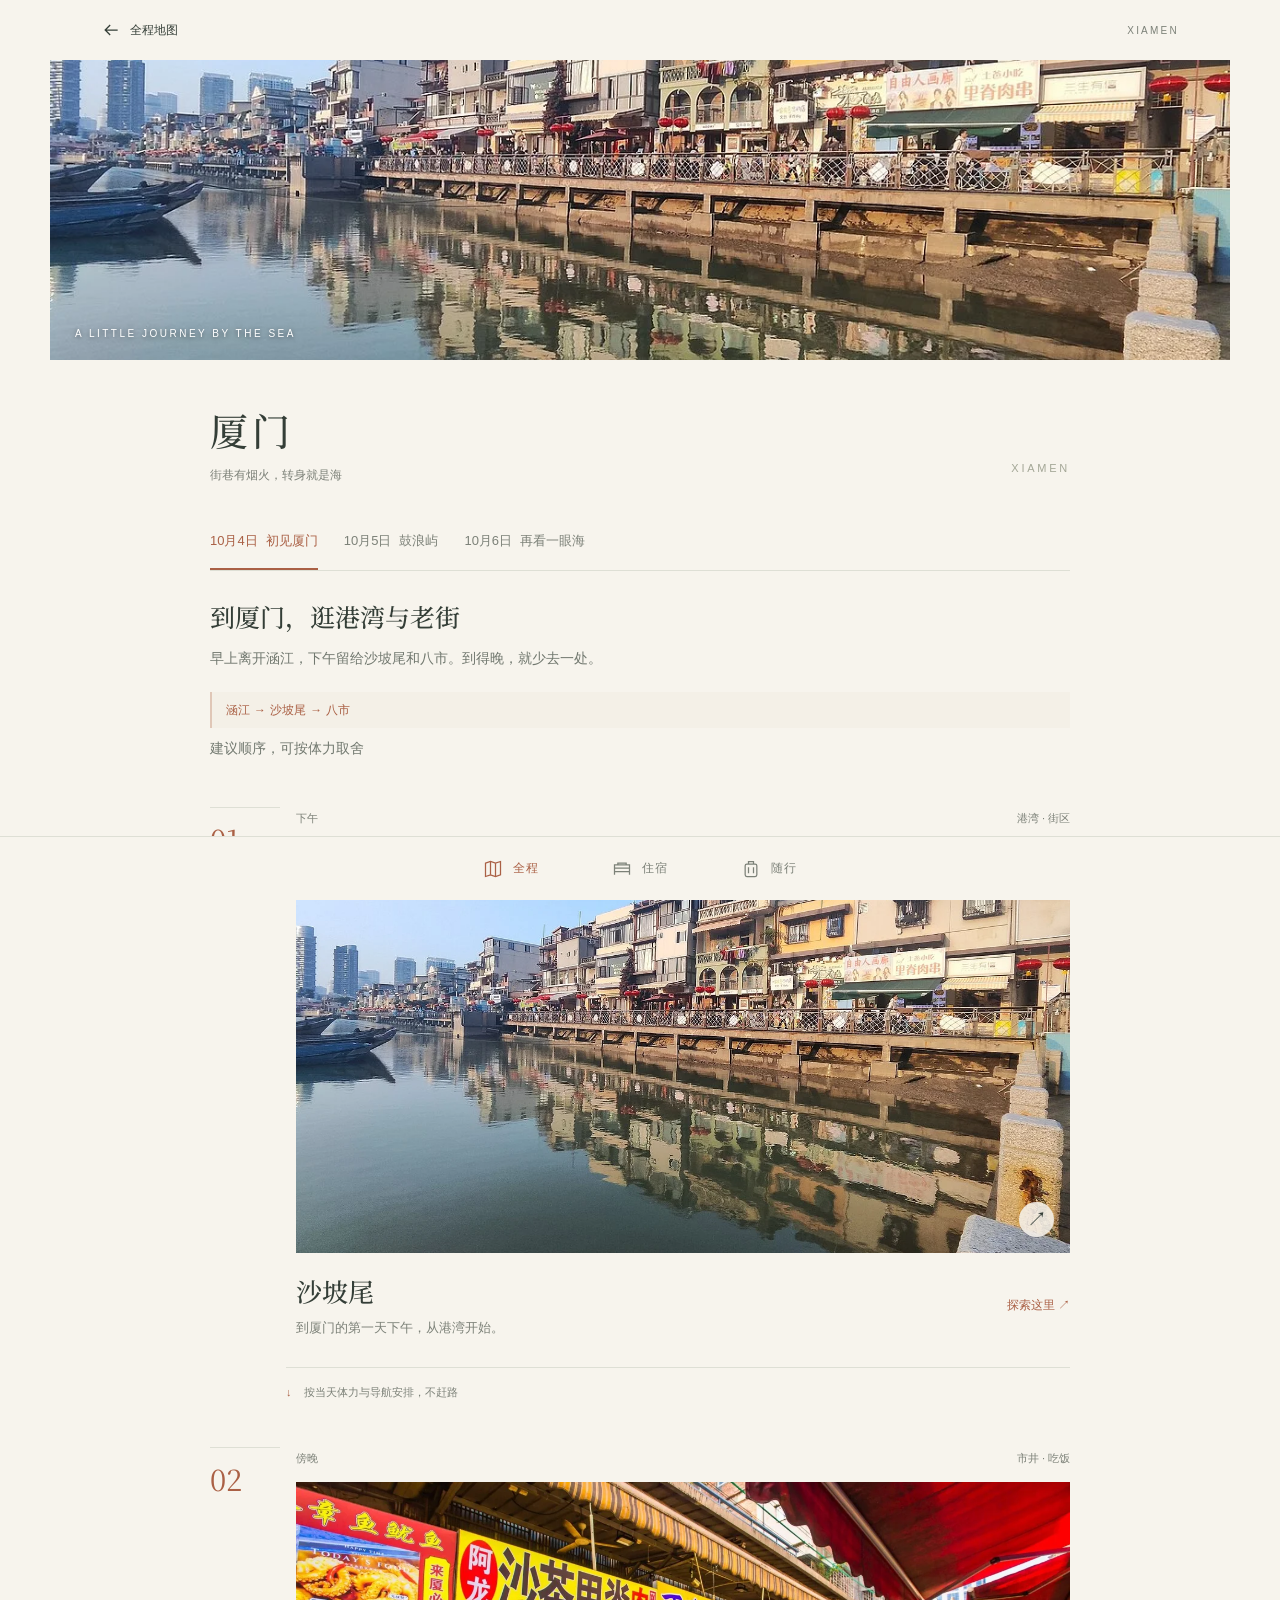
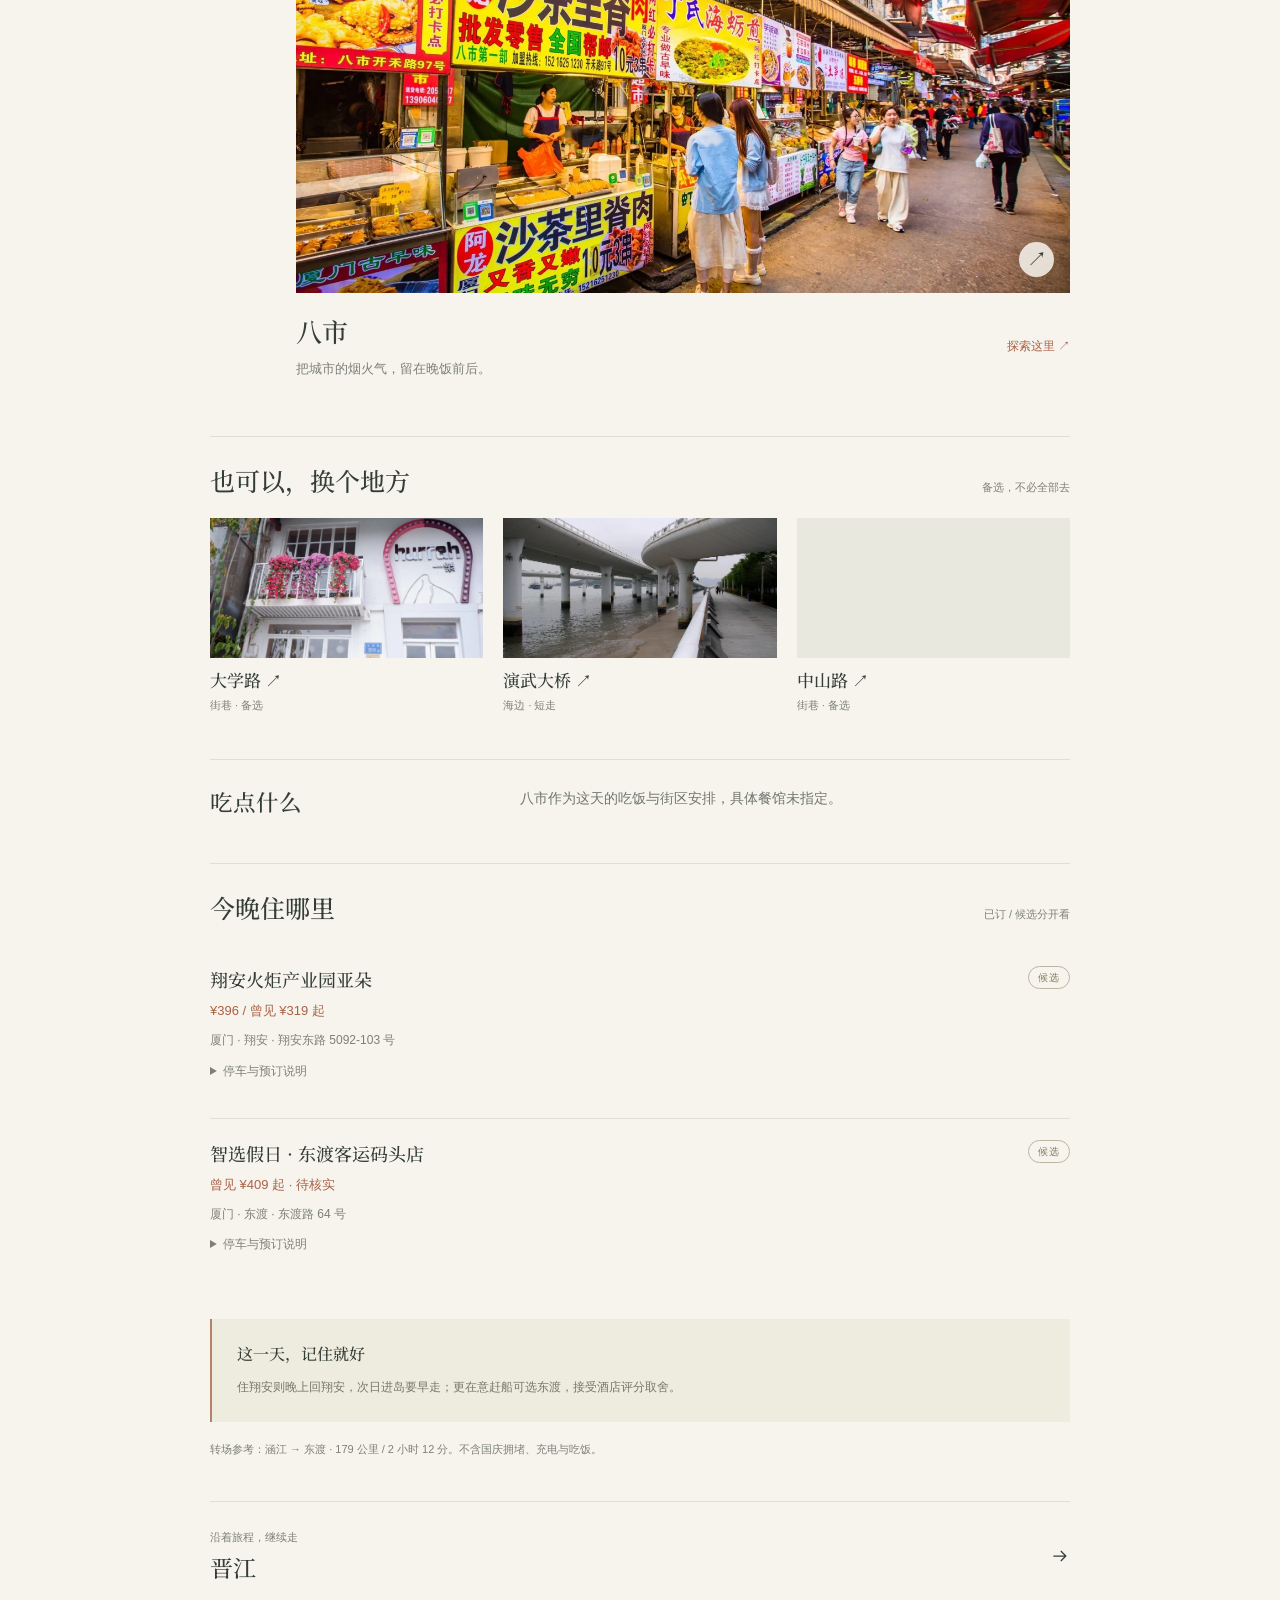
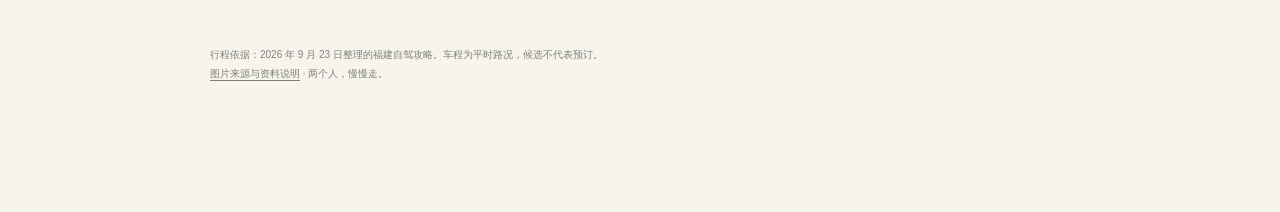
<file: cities/xiamen.html>
<!doctype html>
<html lang="zh-CN">
  <head>
    <meta charset="utf-8" />
    <meta
      name="viewport"
      content="width=device-width,initial-scale=1,viewport-fit=cover"
    />
    <meta name="theme-color" content="#f7f4ed" />
    <meta name="color-scheme" content="light" />
    <meta name="robots" content="noindex,nofollow" />
    <meta
      name="description"
      content="两个人，一辆车，八天七晚。2026 国庆从桐乡往返福建，沿海慢行。"
    />
    <title>厦门 · 福建，沿海慢行</title>
    <link
      rel="icon"
      href="data:image/svg+xml,%3Csvg xmlns='http://www.w3.org/2000/svg' viewBox='0 0 32 32'%3E%3Crect width='32' height='32' rx='5' fill='%23f7f4ed'/%3E%3Ctext x='5' y='25' fill='%23aa6045' font-size='24'%3E行%3C/text%3E%3C/svg%3E"
    />
    <link rel="stylesheet" href="../assets/style.css" />
  </head>
  <body data-page="city" data-city="xiamen">
    <a class="skip" href="#main">跳到正文</a>
    <div id="app"><p style="padding: 24px">沿海慢行，正在打开旅程……</p></div>
    <noscript
      ><p>
        此互动指南需要 JavaScript。请启用后刷新，以浏览地图与行程。
      </p></noscript
    >
    <script type="module" src="../assets/app.js"></script>
  </body>
</html>
</file>
<file: assets/style.css>
@import url("./fonts.css");
:root {
  --paper: #f7f4ed;
  --ink: #343e37;
  --muted: #7c8178;
  --line: #dedfd5;
  --accent: #aa6045;
  --sea: #dce7e7;
  --land: #edece1;
  --serif: "Noto Serif SC", "Songti SC", serif;
  --sans: "PingFang SC", "Microsoft YaHei", sans-serif;
  --nav: 64px;
}
* {
  box-sizing: border-box;
}
html {
  background: var(--paper);
  color: var(--ink);
  font-family: var(--sans);
  scroll-behavior: smooth;
}
body {
  margin: 0;
  font-size: 15px;
  line-height: 1.7;
}
button,
a,
input {
  -webkit-tap-highlight-color: transparent;
}
button {
  font: inherit;
  color: inherit;
  cursor: pointer;
}
a {
  color: inherit;
  text-decoration: none;
}
button {
  border: 0;
  background: none;
}
button,
a {
  touch-action: manipulation;
}
button:focus-visible,
a:focus-visible,
[tabindex]:focus-visible {
  outline: 2px solid var(--accent);
  outline-offset: 5px;
}
button:disabled {
  opacity: 0.4;
  cursor: default;
}
h1,
h2,
h3,
p {
  margin: 0;
}
h1,
h2,
h3 {
  font-family: var(--serif);
  font-weight: 500;
  line-height: 1.45;
}
img {
  display: block;
  width: 100%;
  height: 100%;
  object-fit: cover;
}
small,
.small {
  font-size: 12px;
}
button svg,
a svg {
  width: 20px;
  height: 20px;
  vertical-align: middle;
  fill: none;
  stroke: currentColor;
  stroke-width: 1.5;
}
.serif {
  font-family: var(--serif);
}
.muted {
  color: var(--muted);
}
.eyebrow {
  font-size: 10px;
  letter-spacing: 0.22em;
  text-transform: uppercase;
  color: var(--muted);
}
.skip {
  position: fixed;
  top: -60px;
  left: 12px;
  z-index: 100;
  background: var(--paper);
  padding: 10px;
}
.skip:focus {
  top: 12px;
}
.topbar {
  height: 76px;
  display: flex;
  align-items: center;
  justify-content: space-between;
  padding: 0 4vw;
  border-bottom: 1px solid var(--line);
  flex: none;
}
.wordmark {
  display: flex;
  align-items: center;
  gap: 12px;
  font-family: var(--serif);
  font-size: 19px;
  letter-spacing: 0.13em;
}
.brand-seal {
  display: grid;
  place-items: center;
  color: var(--accent);
  border: 1px solid currentColor;
  width: 29px;
  height: 34px;
  font-size: 16px;
  letter-spacing: 0;
  border-radius: 13px 13px 2px 2px;
}
.top-meta {
  font-size: 11px;
  letter-spacing: 0.12em;
  color: var(--muted);
}
.nav {
  height: calc(var(--nav) + env(safe-area-inset-bottom));
  padding: 0 5vw env(safe-area-inset-bottom);
  display: flex;
  align-items: center;
  justify-content: center;
  gap: 65px;
  border-top: 1px solid var(--line);
  background: var(--paper);
  flex: none;
  z-index: 5;
}
.nav a {
  min-width: 64px;
  min-height: 48px;
  display: flex;
  align-items: center;
  justify-content: center;
  gap: 10px;
  color: var(--muted);
  font-size: 12px;
  letter-spacing: 0.12em;
}
.nav a[aria-current="page"] {
  color: var(--accent);
}
.home {
  height: 100svh;
  min-height: 580px;
  display: flex;
  flex-direction: column;
  overflow: hidden;
}
.home-main {
  flex: 1;
  min-height: 0;
  display: grid;
  grid-template-columns: 1.55fr 1fr;
}
.atlas {
  min-height: 0;
  position: relative;
  overflow: hidden;
  background: var(--sea);
}
.atlas:after {
  content: "";
  position: absolute;
  inset: 0;
  box-shadow: inset 0 0 90px #e5eae440;
  pointer-events: none;
}
.atlas-heading {
  position: absolute;
  top: 32px;
  left: 36px;
  z-index: 2;
  pointer-events: none;
}
.atlas-heading h1 {
  font-size: 32px;
  letter-spacing: 0.1em;
}
.atlas-heading p {
  font-size: 11px;
  color: #6b7f7c;
  letter-spacing: 0.08em;
  margin-top: 8px;
}
.map-stage {
  height: 100%;
  width: 100%;
  display: flex;
  align-items: center;
  justify-content: center;
}
.map-stage > svg {
  height: 100%;
  width: 100%;
  max-width: 700px;
  overflow: visible;
}
.land {
  fill: var(--land);
  stroke: #b6c6bd;
  stroke-width: 1;
  vector-effect: non-scaling-stroke;
}
.map-grid {
  fill: none;
  stroke: #94aaa1;
  stroke-width: 0.5;
  opacity: 0.14;
}
.geo-label {
  font-family: var(--serif);
  font-size: 24px;
  fill: #acb2a4;
  letter-spacing: 8px;
}
.sea-label {
  fill: #8babab;
  font-size: 15px;
  letter-spacing: 6px;
}
.route-path {
  fill: none;
  stroke: var(--accent);
  stroke-width: 2.4;
  stroke-linecap: round;
  stroke-linejoin: round;
  opacity: 0.8;
}
.return-path {
  fill: none;
  stroke: #798f84;
  stroke-width: 1.8;
  stroke-dasharray: 5 7;
  opacity: 0.8;
}
.route-highlight {
  fill: none;
  stroke: var(--accent);
  stroke-width: 4;
  stroke-linecap: round;
}
.map-node {
  cursor: pointer;
  outline: none;
}
.map-node .hit {
  fill: transparent;
  stroke: none;
}
.node-leader {
  fill: none;
  stroke: #9aab9e;
  stroke-width: 1;
  stroke-dasharray: 2 3;
}
.node-core {
  fill: var(--paper);
  stroke: #8e9787;
  stroke-width: 2;
}
.node-halo {
  fill: var(--accent);
  opacity: 0;
  transition: opacity 0.3s;
}
.node-name {
  font-family: var(--serif);
  font-size: 24px;
  fill: var(--ink);
  font-weight: 500;
}
.node-number {
  font-size: 10px;
  fill: #8b9388;
  letter-spacing: 1px;
}
.map-node[aria-pressed="true"] .node-name {
  fill: var(--accent);
}
.map-node[aria-pressed="true"] .node-core {
  fill: var(--accent);
  stroke: var(--paper);
  stroke-width: 3;
}
.map-node[aria-pressed="true"] .node-halo {
  opacity: 0.13;
}
.map-node:focus-visible .hit {
  stroke: var(--accent);
  stroke-width: 2;
}
.moving-light {
  fill: var(--accent);
  stroke: #fff8e8;
  stroke-width: 3;
  filter: drop-shadow(0 0 5px #a45a4080);
}
.compass {
  position: absolute;
  right: 26px;
  top: 25px;
  text-align: center;
  color: #698881;
  font-size: 10px;
  line-height: 1.1;
}
.compass:after {
  content: "↑";
  display: block;
  font-size: 30px;
  font-weight: 200;
}
.map-actions {
  position: absolute;
  bottom: 28px;
  left: 32px;
  right: 24px;
  display: flex;
  align-items: center;
  justify-content: space-between;
  z-index: 3;
  gap: 10px;
}
.play-button {
  display: inline-flex;
  align-items: center;
  gap: 10px;
  background: var(--paper);
  padding: 12px 19px;
  border: 1px solid #fff9;
  border-radius: 30px;
  font-size: 12px;
  box-shadow: 0 4px 20px #33493608;
  min-height: 46px;
}
.reset-button {
  font-size: 11px;
  color: #5d7168;
  min-height: 44px;
}
.map-caption {
  position: absolute;
  bottom: 8px;
  left: 35px;
  font-size: 9px;
  color: #718780;
  letter-spacing: 0.03em;
}
.map-legend {
  position: absolute;
  left: 35px;
  bottom: 90px;
  display: flex;
  gap: 15px;
  font-size: 10px;
  color: #6c7d73;
}
.map-legend span:before {
  content: "";
  width: 21px;
  border-top: 2px solid var(--accent);
  display: inline-block;
  vertical-align: middle;
  margin-right: 6px;
}
.map-legend span:last-child:before {
  border-top: 2px dashed #798f84;
}
.preview {
  position: relative;
  min-width: 0;
  display: flex;
  flex-direction: column;
  justify-content: center;
  padding: 34px clamp(28px, 4vw, 75px);
  overflow: hidden;
}
.preview-counter {
  display: flex;
  justify-content: space-between;
  align-items: center;
  margin-bottom: 24px;
}
.preview-counter strong {
  font-weight: 400;
  font-family: var(--serif);
  font-size: 30px;
  color: var(--accent);
}
.preview-counter .pages {
  font-size: 12px;
  color: var(--muted);
  letter-spacing: 0.08em;
}
.preview-photo {
  height: clamp(170px, 27vh, 320px);
  width: 100%;
  position: relative;
  overflow: hidden;
  background: #e8e8df;
  view-transition-name: city-photo;
}
.preview-photo img {
  transition: transform 0.8s;
}
.preview-photo:hover img {
  transform: scale(1.035);
}
.preview-photo:after {
  content: "";
  position: absolute;
  inset: 0;
  border: 1px solid #343e370a;
  pointer-events: none;
}
.preview-copy {
  padding-top: 24px;
}
.preview-copy .eyebrow {
  margin-bottom: 6px;
}
.preview-copy h2 {
  font-size: 48px;
  letter-spacing: 0.15em;
}
.preview-copy .subtitle {
  font-family: var(--serif);
  font-size: 18px;
  margin: 6px 0 15px;
}
.preview-copy .description {
  font-size: 13px;
  color: var(--muted);
  line-height: 1.9;
  max-width: 30em;
}
.preview-footer {
  margin-top: 25px;
  display: flex;
  align-items: center;
  justify-content: space-between;
}
.enter-city {
  display: inline-flex;
  align-items: center;
  gap: 30px;
  color: var(--accent);
  font-size: 13px;
  min-height: 46px;
  border-bottom: 1px solid #aa604550;
}
.pager {
  display: flex;
  gap: 3px;
}
.pager button {
  width: 44px;
  height: 44px;
  border: 1px solid var(--line);
  border-radius: 50%;
  font-size: 20px;
}
.pager button:hover {
  background: #ece8de;
}
.home-subtitle {
  position: absolute;
  bottom: 12px;
  right: 20px;
  font-size: 9px;
  color: var(--muted);
  letter-spacing: 0.14em;
}
.no-photo {
  display: flex;
  flex-direction: column;
  justify-content: center;
  align-items: center;
  height: 100%;
  min-height: 140px;
  background: #e8ece3;
  color: #69776a;
  text-align: center;
  padding: 25px;
  gap: 10px;
}
.no-photo b {
  font-family: var(--serif);
  font-size: 34px;
  font-weight: 400;
  letter-spacing: 0.15em;
}
.no-photo span {
  font-size: 11px;
  max-width: 24em;
}
.transit-art {
  background: var(--land);
  height: 100%;
  display: flex;
  align-items: center;
  justify-content: center;
  gap: 28px;
  position: relative;
  overflow: hidden;
}
.transit-art:before,
.transit-art:after {
  content: "";
  width: 170px;
  height: 170px;
  border: 1px solid #a5b09b60;
  border-radius: 50%;
  position: absolute;
  left: 15%;
  top: 30%;
}
.transit-art:after {
  width: 230px;
  height: 230px;
  left: 6%;
  top: 14%;
}
.transit-art span {
  font-family: var(--serif);
  font-size: 35px;
  letter-spacing: 0.2em;
  z-index: 1;
}
.transit-art small {
  writing-mode: vertical-rl;
  letter-spacing: 0.25em;
  color: var(--muted);
  z-index: 1;
}
.page-body {
  padding-bottom: calc(var(--nav) + env(safe-area-inset-bottom) + 30px);
}
.page-body > .nav {
  position: fixed;
  bottom: 0;
  left: 0;
  right: 0;
}
.city-top {
  height: 60px;
  border-bottom: 0;
  max-width: 1180px;
  margin: auto;
}
.back {
  display: flex;
  align-items: center;
  gap: 9px;
  font-size: 12px;
  min-height: 44px;
}
.city-cover {
  max-width: 1180px;
  height: 300px;
  margin: auto;
  position: relative;
  overflow: hidden;
  view-transition-name: city-photo;
}
.city-cover .cover-stamp {
  position: absolute;
  bottom: 18px;
  left: 25px;
  color: white;
  font-size: 10px;
  letter-spacing: 0.25em;
  text-shadow: 0 1px 5px #0008;
}
.city-main {
  max-width: 920px;
  margin: 0 auto;
  padding: 35px 30px;
}
.city-heading {
  display: flex;
  justify-content: space-between;
  gap: 15px;
  align-items: flex-end;
}
.city-heading h1 {
  font-size: 38px;
  letter-spacing: 0.1em;
}
.city-heading p {
  color: var(--muted);
  font-size: 12px;
  margin-top: 8px;
}
.city-en {
  font-size: 11px;
  letter-spacing: 0.25em;
  color: #a4a797;
  padding-bottom: 8px;
}
.day-tabs {
  display: flex;
  gap: 26px;
  overflow: auto;
  border-bottom: 1px solid var(--line);
  margin-top: 28px;
  scrollbar-width: none;
  position: sticky;
  top: 0;
  background: var(--paper);
  z-index: 4;
}
.day-tabs a {
  flex: none;
  min-height: 57px;
  display: flex;
  align-items: center;
  font-size: 13px;
  border-bottom: 2px solid transparent;
  color: var(--muted);
  gap: 8px;
}
.day-tabs a[aria-current="page"] {
  border-color: var(--accent);
  color: var(--accent);
}
.day-intro {
  padding: 27px 0 30px;
}
.day-intro h2 {
  font-size: 25px;
  margin-bottom: 12px;
}
.day-intro > p {
  font-size: 14px;
  color: #71786f;
  max-width: 40em;
}
.route-strip {
  margin-top: 21px;
  font-size: 12px;
  letter-spacing: 0.02em;
  color: var(--accent);
  border-left: 2px solid #b56d5050;
  padding: 8px 14px;
  background: #eee9dd66;
}
.day-map-note {
  font-size: 11px;
  color: var(--muted);
  margin-top: 9px;
}
.stop {
  margin: 16px 0 0;
  display: grid;
  grid-template-columns: 60px 1fr;
  gap: 16px;
}
.stop-index {
  padding-top: 6px;
  border-top: 1px solid var(--line);
  color: var(--accent);
  font-family: var(--serif);
  font-size: 29px;
}
.stop-content {
  min-width: 0;
}
.stop-meta {
  display: flex;
  align-items: center;
  justify-content: space-between;
  padding: 2px 0 14px;
  font-size: 11px;
  color: var(--muted);
}
.photo-button {
  display: block;
  padding: 0;
  width: 100%;
  position: relative;
  text-align: left;
  background: #e8e8de;
  overflow: hidden;
}
.photo-button img {
  aspect-ratio: 16/10;
  height: auto;
  transition: transform 0.6s;
}
.photo-button:hover img {
  transform: scale(1.025);
}
.photo-button .photo-open {
  position: absolute;
  bottom: 16px;
  right: 16px;
  width: 35px;
  height: 35px;
  display: grid;
  place-items: center;
  background: #f7f4eddc;
  border-radius: 50%;
  font-size: 20px;
}
.stop-text {
  display: flex;
  align-items: center;
  justify-content: space-between;
  gap: 20px;
  padding: 19px 0 8px;
}
.stop-text h3 {
  font-size: 26px;
}
.stop-text p {
  font-size: 13px;
  color: var(--muted);
  margin-top: 8px;
}
.text-button {
  flex: none;
  color: var(--accent);
  font-size: 12px;
  min-height: 44px;
  padding: 0;
}
.leg {
  margin: 20px 0 30px 76px;
  padding: 15px 0;
  border-top: 1px solid var(--line);
  font-size: 11px;
  color: var(--muted);
  display: flex;
  gap: 12px;
  align-items: center;
}
.leg:before {
  content: "↓";
  color: var(--accent);
}
.section-title {
  display: flex;
  justify-content: space-between;
  align-items: baseline;
  margin-bottom: 20px;
}
.section-title h2 {
  font-size: 25px;
}
.section-title > span {
  font-size: 11px;
  color: var(--muted);
}
.alternatives {
  border-top: 1px solid var(--line);
  margin-top: 48px;
  padding-top: 25px;
}
.alt-grid {
  display: grid;
  grid-template-columns: repeat(3, 1fr);
  gap: 20px;
}
.alt-card {
  padding: 0;
  text-align: left;
  min-width: 0;
}
.alt-card .alt-photo {
  height: 140px;
  background: #e8e8df;
  overflow: hidden;
}
.alt-card .no-photo {
  min-height: 0;
  padding: 12px;
}
.alt-card .no-photo b {
  font-size: 18px;
}
.alt-card .no-photo span {
  font-size: 10px;
}
.alt-card h3 {
  font-size: 17px;
  margin-top: 10px;
}
.alt-card p {
  font-size: 11px;
  color: var(--muted);
  margin: 3px 0 0;
}
.support-section {
  margin-top: 45px;
  border-top: 1px solid var(--line);
  padding-top: 25px;
}
.food-block {
  display: grid;
  grid-template-columns: 1fr 2fr;
  gap: 35px;
  align-items: start;
}
.food-block p {
  font-size: 14px;
  color: #6f776d;
  line-height: 1.9;
}
.hotel-row {
  padding: 21px 0;
  border-top: 1px solid var(--line);
}
.hotel-row:first-of-type {
  border-top: 0;
}
.hotel-top {
  display: flex;
  justify-content: space-between;
  gap: 20px;
}
.hotel-top h3 {
  font-size: 18px;
}
.status {
  font-size: 10px;
  letter-spacing: 0.08em;
  flex: none;
  align-self: start;
  padding: 2px 9px;
  border: 1px solid #bbb5a3;
  border-radius: 20px;
  color: #827759;
}
.status.booked {
  color: #54735b;
  border-color: #94ad96;
}
.hotel-price {
  color: var(--accent);
  font-size: 13px;
  margin: 8px 0;
}
.hotel-row p,
.hotel-row summary {
  font-size: 12px;
  color: var(--muted);
}
.hotel-row details {
  margin-top: 10px;
}
.hotel-row summary {
  cursor: pointer;
  min-height: 36px;
}
.hotel-row details p {
  margin: 8px 0;
  line-height: 1.9;
}
.hotel-links {
  display: flex;
  gap: 20px;
  align-items: center;
  margin-top: 10px;
}
.hotel-links a {
  font-size: 12px;
  color: var(--accent);
  min-height: 38px;
  display: inline-flex;
  align-items: center;
  border-bottom: 1px solid #aa604530;
}
.note-block {
  padding: 23px 25px;
  background: #eeebdf;
  border-left: 2px solid #b48269;
  margin-top: 28px;
}
.note-block h3 {
  font-size: 16px;
  margin-bottom: 10px;
}
.note-block p {
  font-size: 12px;
  color: #77776a;
  line-height: 1.95;
}
.next-city {
  display: flex;
  justify-content: space-between;
  align-items: center;
  border-top: 1px solid var(--line);
  padding: 26px 0;
  margin-top: 42px;
}
.next-city p {
  font-size: 11px;
  color: var(--muted);
}
.next-city h3 {
  font-size: 23px;
  margin-top: 5px;
}
.source-footer {
  font-size: 10px;
  color: var(--muted);
  margin-top: 34px;
  line-height: 1.9;
}
.source-footer a {
  text-decoration: underline;
  text-underline-offset: 3px;
}
.transit-copy {
  padding: 18px 0;
}
.transit-copy h2 {
  font-size: 27px;
  margin-bottom: 15px;
}
.transit-copy p {
  max-width: 40em;
  color: var(--muted);
  font-size: 14px;
}
.drive-display {
  font-family: var(--serif);
  font-size: 22px;
  padding: 30px 0;
  color: var(--accent);
}
.utility-main {
  max-width: 900px;
  margin: auto;
  padding: 48px 26px;
}
.utility-heading {
  margin-bottom: 42px;
}
.utility-heading h1 {
  font-size: 40px;
  margin: 12px 0;
}
.utility-heading p {
  font-size: 13px;
  color: var(--muted);
  max-width: 44em;
  line-height: 1.9;
}
.stay-day {
  margin: 38px 0;
}
.stay-day > h2 {
  padding: 12px 0;
  border-bottom: 1px solid var(--line);
  font-size: 22px;
  color: var(--accent);
}
.essentials-group {
  margin: 38px 0;
}
.essentials-item {
  display: grid;
  grid-template-columns: 30px 160px 1fr;
  gap: 15px;
  padding: 25px 0;
  border-bottom: 1px solid var(--line);
}
.essentials-item > span {
  font-family: var(--serif);
  color: var(--accent);
}
.essentials-item h3 {
  font-size: 18px;
}
.essentials-item p {
  font-size: 13px;
  color: var(--muted);
}
.credits-list {
  display: grid;
  grid-template-columns: 1fr 1fr;
  gap: 20px;
}
.credit {
  border-top: 1px solid var(--line);
  padding-top: 15px;
  font-size: 11px;
  overflow-wrap: anywhere;
}
.credit h3 {
  font-size: 17px;
  margin-bottom: 8px;
}
.credit a {
  color: var(--accent);
  text-decoration: underline;
}
.credit img {
  height: 100px;
  width: 160px;
  margin-bottom: 12px;
}
.gap-label {
  color: var(--accent);
}
/* Native dialogs keep focus inside the active layer. */
.sheet {
  position: fixed;
  inset: auto 0 0;
  margin: 0 auto;
  width: min(100%, 680px);
  max-width: 100%;
  height: 82dvh;
  max-height: 95dvh;
  border: 0;
  padding: 0;
  border-radius: 23px 23px 0 0;
  background: var(--paper);
  color: var(--ink);
  box-shadow: 0 -15px 70px #253b2a20;
  overflow: hidden;
  transition:
    height 0.3s,
    transform 0.25s;
}
.sheet::backdrop {
  background: #233b3259;
  backdrop-filter: blur(3px);
}
.sheet.expanded {
  height: 95dvh;
}
.sheet[open] {
  display: flex;
  flex-direction: column;
  animation: sheet-in 0.35s cubic-bezier(0.2, 0.7, 0.2, 1);
}
@keyframes sheet-in {
  from {
    transform: translateY(70%);
    opacity: 0.3;
  }
  to {
    transform: translateY(0);
    opacity: 1;
  }
}
.sheet-header {
  height: 55px;
  min-height: 55px;
  display: flex;
  align-items: center;
  justify-content: space-between;
  padding: 0 20px;
  position: relative;
  touch-action: none;
  cursor: grab;
  border-bottom: 1px solid var(--line);
}
.sheet-header .handle {
  position: absolute;
  top: 9px;
  left: calc(50% - 18px);
  width: 36px;
  height: 3px;
  border-radius: 2px;
  background: #b8bcb0;
}
.sheet-header .eyebrow {
  padding-top: 8px;
  font-size: 9px;
}
.sheet-header button {
  min-width: 44px;
  min-height: 44px;
  font-size: 12px;
  padding-top: 8px;
}
.sheet-scroll {
  flex: 1;
  overflow: auto;
  overscroll-behavior: contain;
}
.gallery {
  position: relative;
}
.gallery-track {
  display: flex;
  overflow-x: auto;
  scroll-snap-type: x mandatory;
  scrollbar-width: none;
}
.gallery-track > button,
.gallery-track > .no-photo {
  flex: 0 0 100%;
  scroll-snap-align: start;
  padding: 0;
  aspect-ratio: 4/3;
  overflow: hidden;
}
.gallery-track > button img {
  height: 100%;
  width: 100%;
  object-fit: cover;
}
.gallery-caption {
  display: flex;
  justify-content: space-between;
  align-items: center;
  padding: 9px 22px;
  color: var(--muted);
  font-size: 10px;
}
.gallery-buttons {
  display: flex;
  gap: 5px;
}
.gallery-buttons button {
  height: 36px;
  width: 36px;
  border: 1px solid var(--line);
  border-radius: 50%;
  font-size: 18px;
}
.sheet-content {
  padding: 8px 25px 25px;
}
.sheet-content h2 {
  font-size: 32px;
  margin: 8px 0 15px;
}
.sheet-content h3 {
  font-size: 17px;
  margin: 26px 0 10px;
}
.sheet-content p,
.sheet-content li {
  font-size: 13px;
  line-height: 1.95;
  color: #72796e;
}
.sheet-content ul {
  padding-left: 18px;
}
.photo-credit {
  border-top: 1px solid var(--line);
  margin-top: 23px;
  padding-top: 13px;
  font-size: 10px;
  line-height: 1.9;
  color: var(--muted);
}
.photo-credit a {
  text-decoration: underline;
}
.sheet-bottom {
  flex: none;
  padding: 12px 22px calc(12px + env(safe-area-inset-bottom));
  border-top: 1px solid var(--line);
  background: var(--paper);
}
.primary-link {
  display: flex;
  align-items: center;
  justify-content: center;
  gap: 10px;
  background: var(--ink);
  color: var(--paper);
  height: 48px;
  border-radius: 2px;
  font-size: 13px;
  letter-spacing: 0.07em;
}
.lightbox {
  position: fixed;
  inset: 0;
  padding: 60px 20px 30px;
  margin: 0;
  width: 100vw;
  height: 100dvh;
  max-width: none;
  max-height: none;
  border: 0;
  background: #18221df5;
  color: white;
}
.lightbox::backdrop {
  background: #18221d;
}
.lightbox img {
  object-fit: contain;
  width: 100%;
  height: 100%;
}
.lightbox button {
  position: absolute;
  top: 12px;
  right: 16px;
  height: 44px;
  min-width: 70px;
  color: white;
}
.lightbox-caption {
  position: absolute;
  bottom: 8px;
  left: 20px;
  font-size: 11px;
  color: #eee;
}
.photo-error {
  min-height: 150px;
}
.fade-enter {
  animation: fade 0.45s ease both;
}
@keyframes fade {
  from {
    opacity: 0.4;
    transform: translateY(6px);
  }
  to {
    opacity: 1;
    transform: translateY(0);
  }
}
@view-transition {
  navigation: auto;
}
::view-transition-old(root),
::view-transition-new(root) {
  animation-duration: 0.25s;
}
::view-transition-group(city-photo) {
  animation-duration: 0.4s;
}
@media (min-width: 1100px) {
  .stop {
    grid-template-columns: 70px 1fr;
  }
  .stop .photo-button img {
    aspect-ratio: 16/8.5;
  }
  .city-main {
    padding-top: 42px;
  }
  .preview {
    border-left: 1px solid #cbd3c2;
  }
  .preview-copy h2 {
    font-size: 56px;
  }
}
@media (max-width: 700px) {
  :root {
    --nav: 60px;
  }
  .topbar {
    height: 74px;
    padding: 0 22px;
  }
  .wordmark {
    font-size: 18px;
    gap: 10px;
  }
  .brand-seal {
    width: 25px;
    height: 29px;
    font-size: 14px;
  }
  .top-meta {
    font-size: 9px;
    letter-spacing: 0.05em;
  }
  .home {
    min-height: 560px;
  }
  .home-main {
    display: flex;
    flex-direction: column;
  }
  .atlas {
    flex: 1;
    min-height: 0;
  }
  .atlas-heading {
    top: 18px;
    left: 22px;
  }
  .atlas-heading h1 {
    font-size: 21px;
  }
  .atlas-heading p {
    font-size: 9px;
    max-width: 90px;
    line-height: 1.8;
    margin-top: 6px;
  }
  .compass {
    right: 20px;
    top: 18px;
  }
  .map-stage {
    padding: 2px 0 48px;
  }
  .map-stage > svg {
    max-width: 480px;
  }
  .map-actions {
    left: 20px;
    right: 20px;
    bottom: 19px;
  }
  .play-button {
    padding: 8px 14px;
    min-height: 40px;
    font-size: 11px;
  }
  .reset-button {
    font-size: 10px;
  }
  .map-caption {
    left: 23px;
    bottom: 3px;
    font-size: 8px;
  }
  .map-legend {
    left: 23px;
    bottom: 70px;
    font-size: 9px;
    gap: 10px;
  }
  .preview {
    flex: none;
    height: 146px;
    padding: 17px 22px;
    display: grid;
    grid-template-columns: 105px 1fr;
    grid-template-rows: 1fr;
    column-gap: 19px;
    overflow: visible;
    border-top: 1px solid #d5dace;
  }
  .preview-counter {
    position: absolute;
    right: 22px;
    top: 16px;
    margin: 0;
  }
  .preview-counter strong {
    font-size: 15px;
  }
  .preview-counter .eyebrow {
    display: none;
  }
  .preview-counter .pages {
    font-size: 9px;
  }
  .preview-photo {
    height: 112px;
    grid-column: 1;
    grid-row: 1;
  }
  .preview-copy {
    padding: 0;
    grid-column: 2;
    grid-row: 1;
    align-self: start;
  }
  .preview-copy .eyebrow {
    font-size: 8px;
    letter-spacing: 0.12em;
    max-width: calc(100% - 45px);
    min-height: 16px;
    margin: 0 0 2px;
  }
  .preview-copy h2 {
    font-size: 28px;
    letter-spacing: 0.1em;
  }
  .preview-copy .subtitle {
    font-size: 11px;
    margin: 2px 0 0;
  }
  .preview-copy .description {
    display: none;
  }
  .preview-footer {
    grid-column: 2;
    grid-row: 1;
    align-self: end;
    margin: 0;
    gap: 4px;
  }
  .enter-city {
    font-size: 11px;
    min-height: 30px;
    gap: 10px;
    border: 0;
  }
  .pager {
    gap: 5px;
  }
  .pager button {
    width: 30px;
    height: 32px;
    font-size: 16px;
  }
  .home-subtitle {
    display: none;
  }
  .preview-photo .transit-art {
    gap: 8px;
  }
  .preview-photo .transit-art span {
    font-size: 23px;
    writing-mode: vertical-rl;
  }
  .preview-photo .transit-art small {
    font-size: 8px;
  }
  .nav {
    padding-left: 20px;
    padding-right: 20px;
    justify-content: space-around;
    gap: 0;
  }
  .nav a {
    font-size: 11px;
    gap: 8px;
  }
  .nav a svg {
    width: 18px;
    height: 18px;
  }
  .city-top {
    height: 53px;
  }
  .city-cover {
    height: 27svh;
    min-height: 150px;
    max-height: 240px;
  }
  .city-main {
    padding: 23px 22px;
  }
  .city-heading h1 {
    font-size: 29px;
  }
  .city-heading p {
    font-size: 11px;
    margin-top: 6px;
  }
  .city-en {
    font-size: 9px;
    letter-spacing: 0.15em;
  }
  .day-tabs {
    margin-top: 18px;
    gap: 23px;
  }
  .day-tabs a {
    font-size: 12px;
    min-height: 48px;
  }
  .day-tabs a span {
    font-size: 10px;
  }
  .day-intro {
    padding: 20px 0;
  }
  .day-intro h2 {
    font-size: 22px;
  }
  .day-intro > p {
    font-size: 12px;
    line-height: 1.85;
  }
  .route-strip {
    font-size: 11px;
    margin-top: 16px;
    padding: 8px 11px;
  }
  .stop {
    display: block;
    margin-top: 14px;
    position: relative;
  }
  .stop-index {
    position: absolute;
    left: 0;
    top: 0;
    border: 0;
    padding: 0;
    font-size: 18px;
    line-height: 24px;
  }
  .stop-meta {
    padding-left: 32px;
    padding-bottom: 12px;
    font-size: 10px;
    min-height: 30px;
  }
  .photo-button img {
    aspect-ratio: 4/3;
  }
  .stop-text {
    padding: 14px 0 0;
    gap: 10px;
  }
  .stop-text h3 {
    font-size: 23px;
  }
  .stop-text p {
    font-size: 12px;
    margin-top: 6px;
  }
  .text-button {
    font-size: 10px;
  }
  .leg {
    margin: 19px 0 23px;
    font-size: 10px;
    padding: 10px 0;
  }
  .alternatives {
    margin-top: 33px;
    padding-top: 22px;
  }
  .section-title h2 {
    font-size: 22px;
  }
  .section-title > span {
    font-size: 10px;
  }
  .alt-grid {
    grid-template-columns: 1fr 1fr;
    gap: 21px 15px;
  }
  .alt-card .alt-photo {
    height: 110px;
  }
  .alt-card h3 {
    font-size: 16px;
  }
  .alt-card p {
    font-size: 10px;
  }
  .food-block {
    display: block;
  }
  .food-block h2 {
    margin-bottom: 14px;
  }
  .food-block p {
    font-size: 13px;
  }
  .support-section {
    margin-top: 32px;
    padding-top: 22px;
  }
  .hotel-top {
    gap: 10px;
  }
  .hotel-top h3 {
    font-size: 16px;
  }
  .hotel-price {
    font-size: 12px;
  }
  .hotel-row p {
    font-size: 11px;
  }
  .note-block {
    padding: 19px;
    margin-top: 20px;
  }
  .note-block p {
    font-size: 11px;
  }
  .utility-main {
    padding: 30px 22px;
  }
  .utility-heading {
    margin-bottom: 26px;
  }
  .utility-heading h1 {
    font-size: 32px;
  }
  .essentials-item {
    grid-template-columns: 25px 1fr;
    gap: 8px 12px;
  }
  .essentials-item p {
    grid-column: 2;
    font-size: 12px;
  }
  .essentials-item h3 {
    font-size: 18px;
  }
  .credits-list {
    grid-template-columns: 1fr;
  }
  .credit img {
    float: right;
    margin-left: 15px;
    width: 110px;
    height: 75px;
  }
  .drive-display {
    font-size: 20px;
  }
  .transit-copy h2 {
    font-size: 24px;
  }
  .transit-copy p {
    font-size: 13px;
  }
  .gallery-track > button,
  .gallery-track > .no-photo {
    aspect-ratio: 4/3;
  }
  .sheet-content {
    padding: 5px 22px 22px;
  }
  .sheet-content h2 {
    font-size: 28px;
  }
}
@media (max-height: 690px) and (max-width: 700px) {
  .topbar {
    height: 58px;
  }
  .preview {
    height: 120px;
    padding: 12px 18px;
    grid-template-columns: 88px 1fr;
  }
  .preview-photo {
    height: 96px;
  }
  .preview-counter {
    top: 12px;
    right: 18px;
  }
  .preview-copy .subtitle {
    font-size: 10px;
  }
  .preview-copy h2 {
    font-size: 24px;
  }
  .map-stage {
    padding-bottom: 44px;
  }
  .map-legend {
    display: none;
  }
  .atlas-heading {
    top: 12px;
  }
  .atlas-heading h1 {
    font-size: 17px;
  }
  .atlas-heading p {
    font-size: 8px;
  }
  .home .nav {
    height: 50px;
  }
  .home {
    --nav: 50px;
  }
  .map-actions {
    bottom: 14px;
  }
  .home .nav a {
    min-height: 44px;
  }
  .map-caption {
    font-size: 7px;
  }
}
@media (prefers-reduced-motion: reduce) {
  *,
  *:before,
  *:after {
    animation-duration: 0.001ms !important;
    transition-duration: 0.001ms !important;
    scroll-behavior: auto !important;
  }
  ::view-transition-group(*),
  ::view-transition-old(*),
  ::view-transition-new(*) {
    animation: none !important;
  }
}
.sr-only {
  position: absolute;
  width: 1px;
  height: 1px;
  padding: 0;
  margin: -1px;
  overflow: hidden;
  clip: rect(0, 0, 0, 0);
  white-space: nowrap;
  border: 0;
}
html {
  scroll-padding-top: 65px;
  scroll-padding-bottom: 90px;
}
.photo-button,
.alt-card {
  scroll-margin-block: 65px 100px;
}
.map-world {
  transform-origin: 50% 50%;
  transition: transform 0.7s cubic-bezier(0.2, 0.7, 0.2, 1);
}
.gallery-track > button {
  max-height: 38svh;
}
.sheet-header button {
  z-index: 1;
}
.wordmark {
  white-space: nowrap;
}
@media (max-width: 350px) {
  .home .top-meta {
    font-size: 8px;
    letter-spacing: 0;
  }
  .home .wordmark {
    font-size: 16px;
    gap: 7px;
  }
  .home .topbar {
    padding: 0 17px;
  }
  .preview-copy .subtitle {
    font-size: 10px;
  }
}
@media (max-height: 690px) and (max-width: 700px) {
  .node-name {
    font-size: 30px;
  }
  .node-number {
    font-size: 11px;
  }
}
</file>
